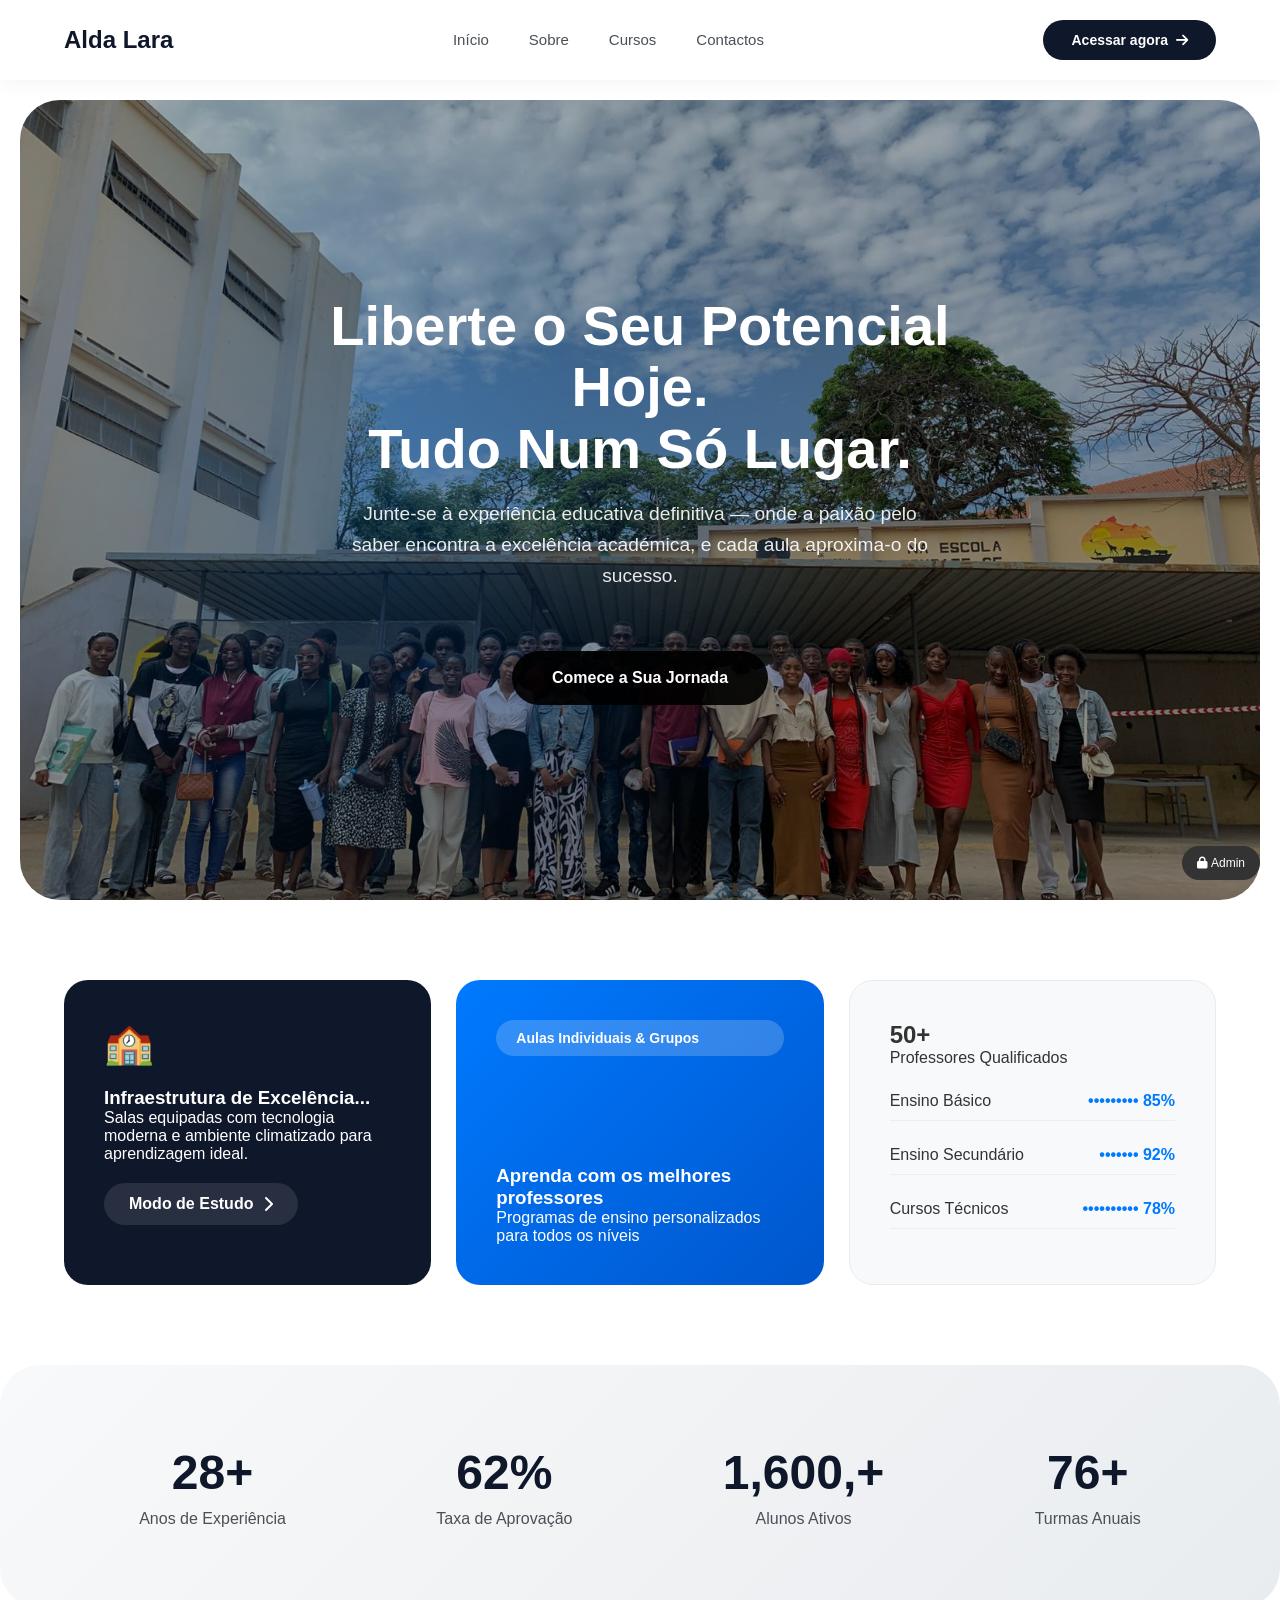
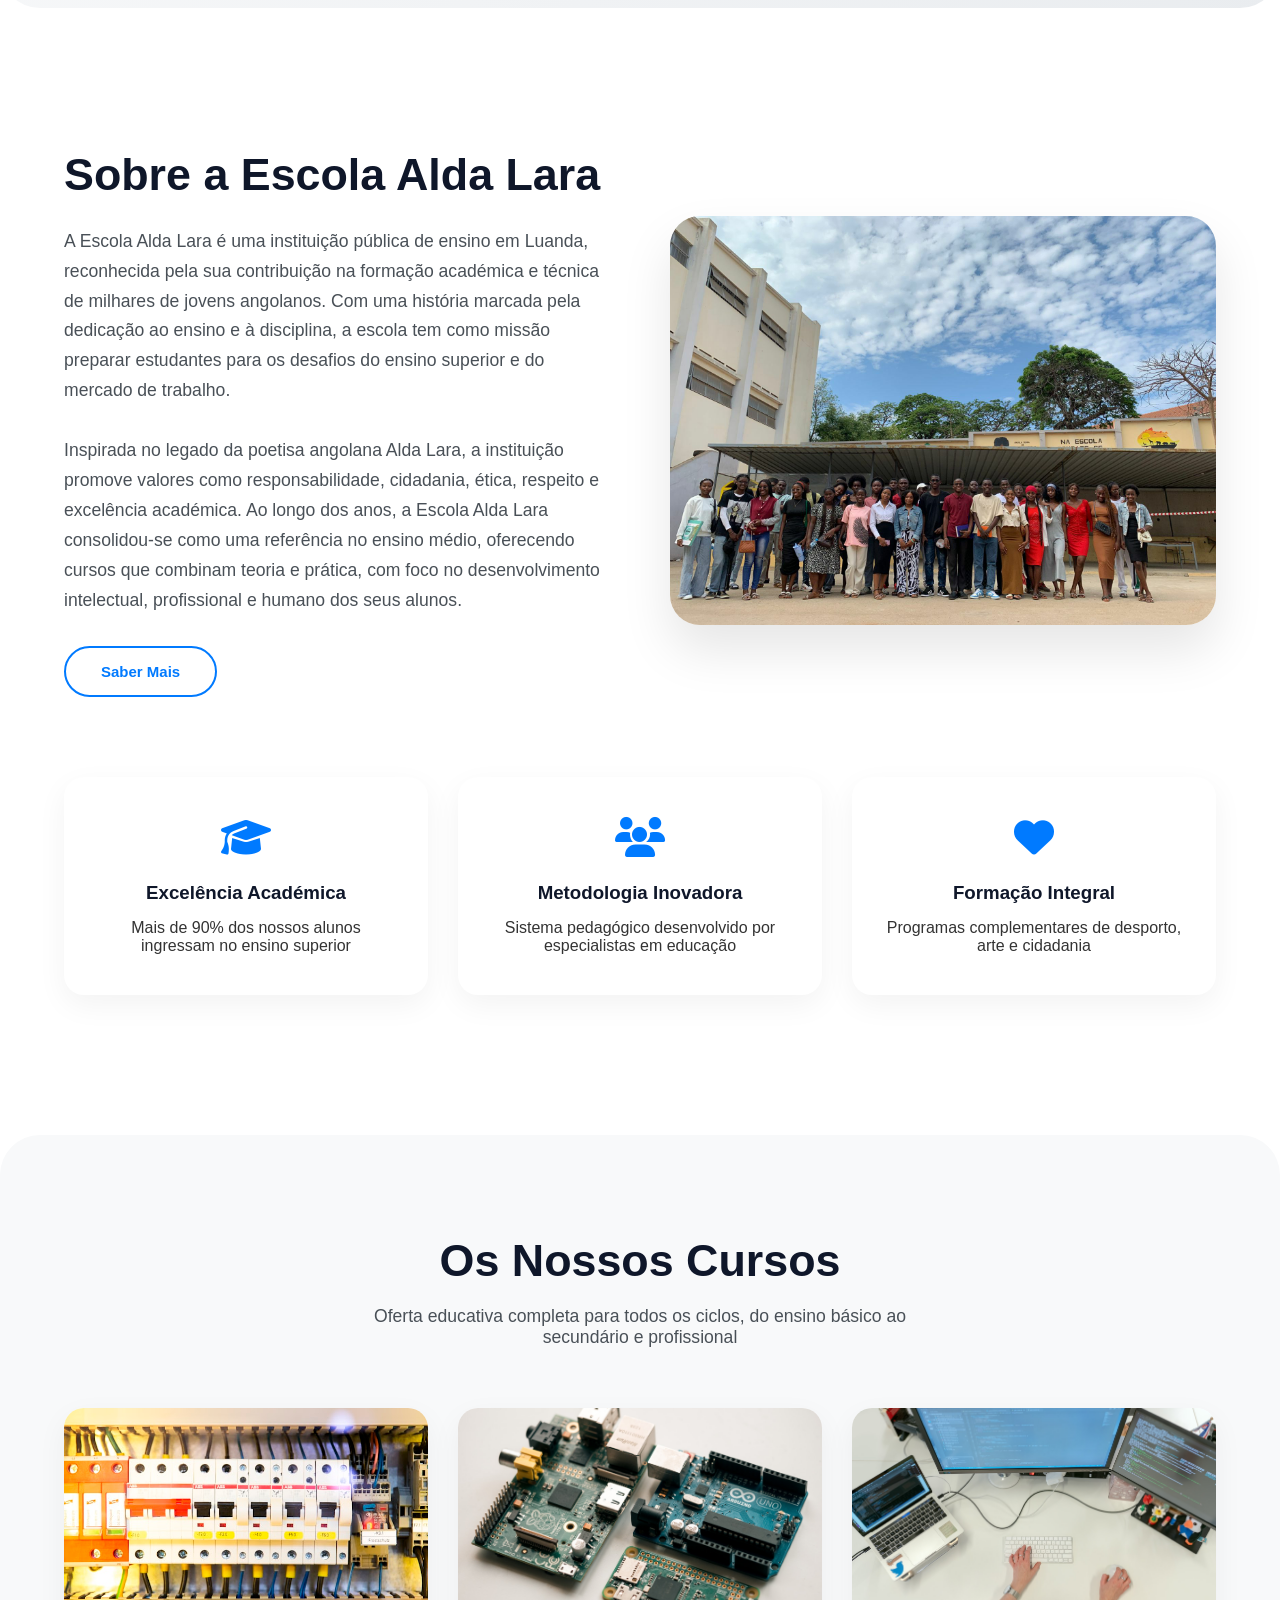
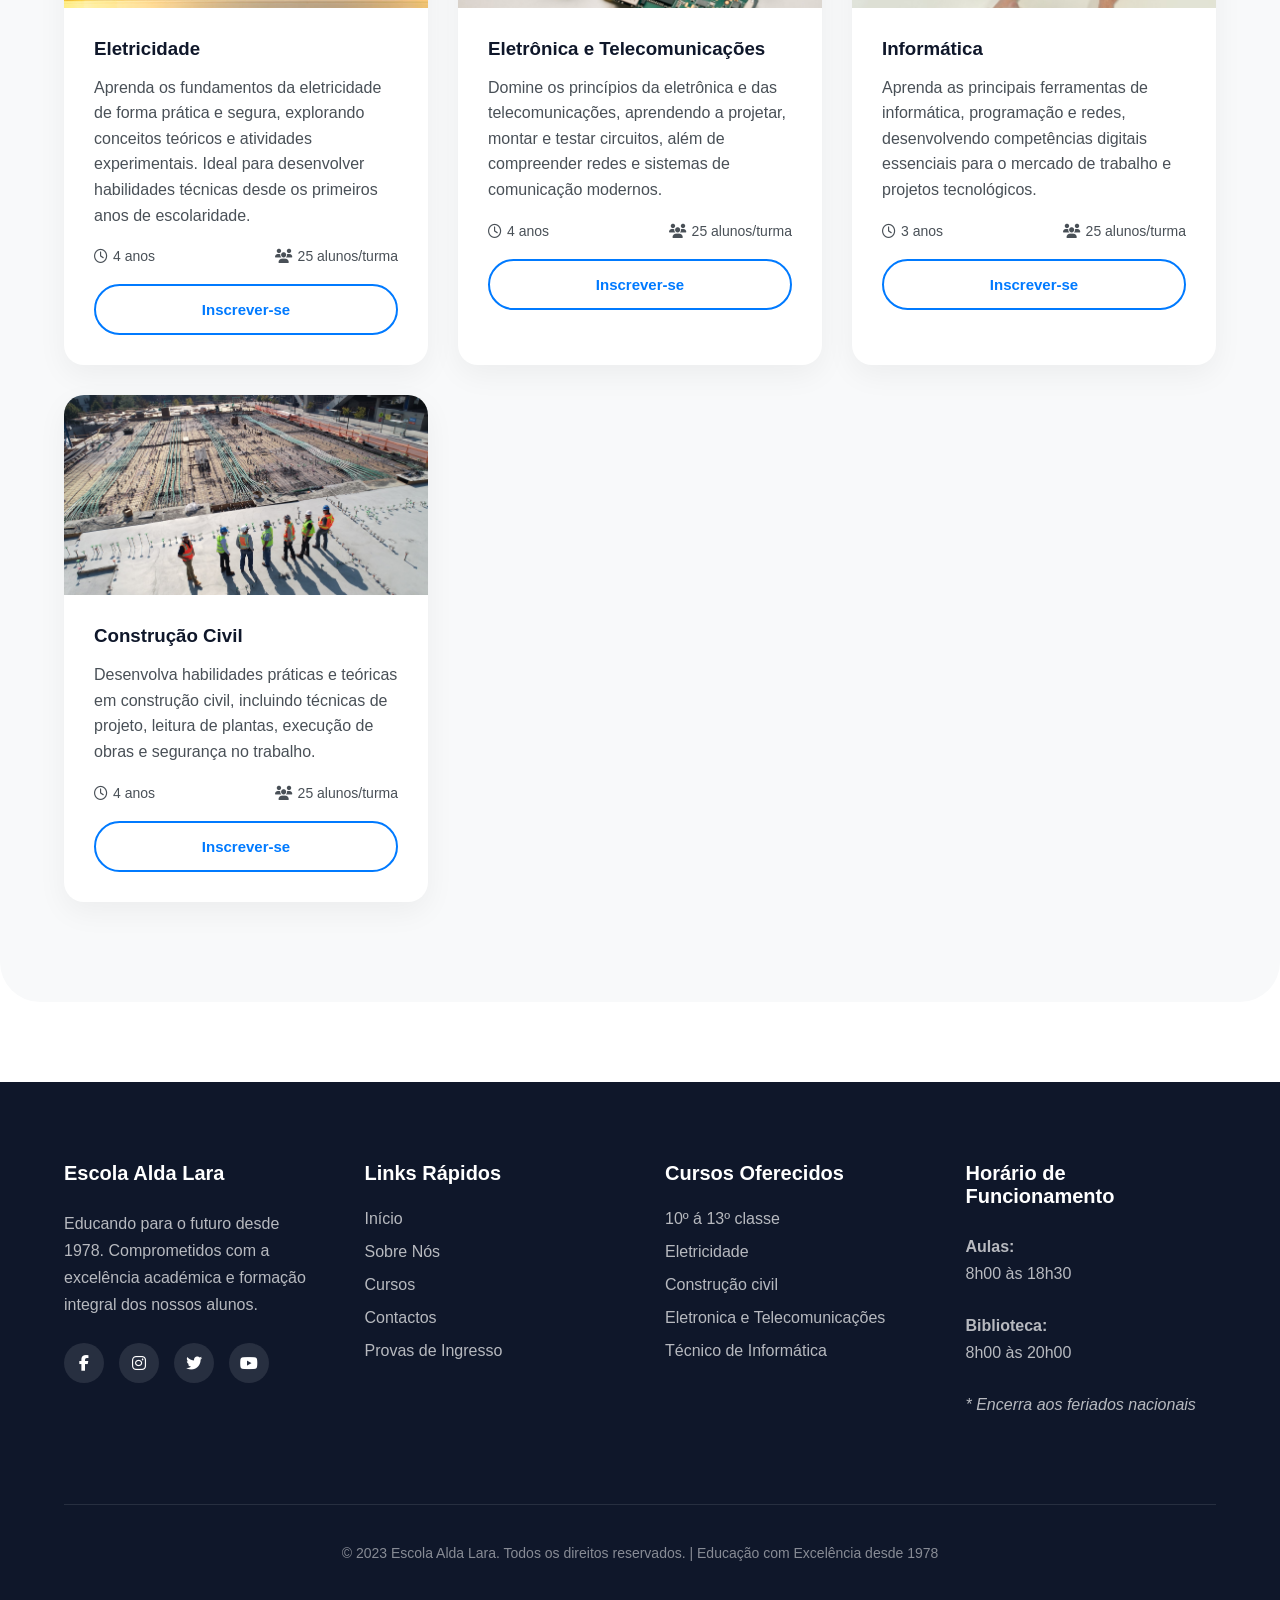
<file: index.html>
<!DOCTYPE html>
<html lang="pt">
  <head>
    <meta charset="UTF-8" />
    <meta name="viewport" content="width=device-width, initial-scale=1.0" />
    <title>Escola Alda Lara | Liberte o Seu Potencial</title>
    <link rel="stylesheet" href="./index.css" />
    <link
      rel="stylesheet"
      href="https://cdnjs.cloudflare.com/ajax/libs/font-awesome/6.5.1/css/all.min.css"
    />
  </head>
  <body>
    <header id="header">
      <nav>
        <div class="logo">Alda Lara</div>

        <ul>
          <li><a href="#home">Início</a></li>
          <li><a href="#about">Sobre</a></li>
          <li><a href="#courses">Cursos</a></li>
          <li><a href="#footer">Contactos</a></li>
        </ul>

        <div class="burger">
          <i class="fas fa-bars"></i>
        </div>

        <button class="btn-primary" id="accessBtn">
          Acessar agora <i class="fas fa-arrow-right"></i>
        </button>
      </nav>
    </header>

    <main>
      <!-- Seção Hero (APENAS TEXTOS ALTERADOS) -->
      <section class="hero" id="home">
        <div class="hero-content">
          <h1>
            Liberte o Seu Potencial Hoje. <br />
            Tudo Num Só Lugar.
          </h1>
          <p>
            Junte-se à experiência educativa definitiva — onde a paixão pelo
            saber encontra a excelência académica, e cada aula aproxima-o do
            sucesso.
          </p>
          <button class="btn-dark" id="startJourney">
            Comece a Sua Jornada
          </button>
        </div>
      </section>

      <!-- Grid de Informações -->
      <section class="info-grid">
        <div class="card dark-card">
          <span class="icon">🏫</span>
          <h3>Infraestrutura de Excelência...</h3>
          <p>
            Salas equipadas com tecnologia moderna e ambiente climatizado para
            aprendizagem ideal.
          </p>
          <div class="toggle">
            Modo de Estudo <i class="fas fa-chevron-right"></i>
          </div>
        </div>

        <div class="card blue-card">
          <div class="badge">Aulas Individuais & Grupos</div>
          <h3 style="z-index: 1; position: relative; margin-top: auto">
            Aprenda com os melhores professores
          </h3>
          <p style="z-index: 1; position: relative">
            Programas de ensino personalizados para todos os níveis
          </p>
        </div>

        <div class="card stats-card">
          <h2>50+</h2>
          <p>Professores Qualificados</p>
          <div class="stat-bar">Ensino Básico <span>••••••••• 85%</span></div>
          <div class="stat-bar">Ensino Secundário <span>••••••• 92%</span></div>
          <div class="stat-bar">
            Cursos Técnicos <span>•••••••••• 78%</span>
          </div>
        </div>
      </section>

      <!-- Fatos em Números -->
      <section class="facts">
        <div class="fact-item">
          <h2>45+</h2>
          <p>Anos de Experiência</p>
        </div>
        <div class="fact-item">
          <h2>98%</h2>
          <p>Taxa de Aprovação</p>
        </div>
        <div class="fact-item">
          <h2>2,500+</h2>
          <p>Alunos Ativos</p>
        </div>
        <div class="fact-item">
          <h2>120+</h2>
          <p>Turmas Anuais</p>
        </div>
      </section>

      <!-- Seção Sobre -->
      <section class="about" id="about">
        <div class="about-content">
          <div class="about-text">
            <h2>Sobre a Escola Alda Lara</h2>
            <p>
              A Escola Alda Lara é uma instituição pública de ensino em Luanda,
              reconhecida pela sua contribuição na formação académica e técnica
              de milhares de jovens angolanos. Com uma história marcada pela
              dedicação ao ensino e à disciplina, a escola tem como missão
              preparar estudantes para os desafios do ensino superior e do
              mercado de trabalho.
            </p>
            <p>
              Inspirada no legado da poetisa angolana Alda Lara, a instituição
              promove valores como responsabilidade, cidadania, ética, respeito
              e excelência académica. Ao longo dos anos, a Escola Alda Lara
              consolidou-se como uma referência no ensino médio, oferecendo
              cursos que combinam teoria e prática, com foco no desenvolvimento
              intelectual, profissional e humano dos seus alunos.
            </p>
            <button class="btn-outline" id="aboutMore">Saber Mais</button>
          </div>
          <div class="about-image">
            <img src="./assets//alda.jpg" alt="Escola Alda Lara" />
          </div>
        </div>

        <div class="features">
          <div class="feature">
            <i class="fas fa-graduation-cap"></i>
            <h3>Excelência Académica</h3>
            <p>Mais de 90% dos nossos alunos ingressam no ensino superior</p>
          </div>
          <div class="feature">
            <i class="fas fa-users"></i>
            <h3>Metodologia Inovadora</h3>
            <p>Sistema pedagógico desenvolvido por especialistas em educação</p>
          </div>
          <div class="feature">
            <i class="fas fa-heart"></i>
            <h3>Formação Integral</h3>
            <p>Programas complementares de desporto, arte e cidadania</p>
          </div>
        </div>
      </section>

      <div id="loadingModal" class="modal">
        <div class="modal-content">
          <div class="loader"></div>
          <p>Processando sua inscrição...</p>
        </div>
      </div>

      <div id="successModal" class="modal">
        <div class="modal-content success">
          <i class="fas fa-check-circle"></i>
          <h3>Inscrição realizada com sucesso!</h3>
          <p>
            Sua inscrição foi processada com sucesso. Em breve entraremos em
            contato.
          </p>
          <button class="btn-dark close-modal">OK</button>
        </div>
      </div>

      <!-- Seção Cursos -->
      <section class="courses" id="courses">
        <div class="section-header">
          <h2>Os Nossos Cursos</h2>
          <p>
            Oferta educativa completa para todos os ciclos, do ensino básico ao
            secundário e profissional
          </p>
        </div>

        <div class="courses-grid">
          <div class="course-card">
            <div class="course-image">
              <img src="./assets/eletricity.jpeg" alt="Ensino Básico" />
            </div>
            <div class="course-content">
              <h3>Eletricidade</h3>
              <p>
                Aprenda os fundamentos da eletricidade de forma prática e
                segura, explorando conceitos teóricos e atividades
                experimentais. Ideal para desenvolver habilidades técnicas desde
                os primeiros anos de escolaridade.
              </p>
              <div class="course-meta">
                <span><i class="far fa-clock"></i>4 anos</span>
                <span><i class="fas fa-users"></i> 25 alunos/turma</span>
              </div>
              <button class="btn-outline" style="width: 100%">
                Inscrever-se
              </button>
            </div>
          </div>
          <div class="course-card">
            <div class="course-image">
              <img
                src="./assets/eletronic.jpeg"
                alt="Eletrônica e Telecomunicações"
              />
            </div>
            <div class="course-content">
              <h3>Eletrônica e Telecomunicações</h3>
              <p>
                Domine os princípios da eletrônica e das telecomunicações,
                aprendendo a projetar, montar e testar circuitos, além de
                compreender redes e sistemas de comunicação modernos.
              </p>
              <div class="course-meta">
                <span><i class="far fa-clock"></i>4 anos</span>
                <span><i class="fas fa-users"></i> 25 alunos/turma</span>
              </div>
              <button class="btn-outline" style="width: 100%">
                Inscrever-se
              </button>
            </div>
          </div>

          <div class="course-card">
            <div class="course-image">
              <img src="./assets/infor.jpeg" alt="Informática" />
            </div>
            <div class="course-content">
              <h3>Informática</h3>
              <p>
                Aprenda as principais ferramentas de informática, programação e
                redes, desenvolvendo competências digitais essenciais para o
                mercado de trabalho e projetos tecnológicos.
              </p>
              <div class="course-meta">
                <span><i class="far fa-clock"></i>3 anos</span>
                <span><i class="fas fa-users"></i> 25 alunos/turma</span>
              </div>
              <button class="btn-outline" style="width: 100%">
                Inscrever-se
              </button>
            </div>
          </div>

          <div class="course-card">
            <div class="course-image">
              <img src="./assets/constru.jpeg" />
            </div>
            <div class="course-content">
              <h3>Construção Civil</h3>
              <p>
                Desenvolva habilidades práticas e teóricas em construção civil,
                incluindo técnicas de projeto, leitura de plantas, execução de
                obras e segurança no trabalho.
              </p>
              <div class="course-meta">
                <span><i class="far fa-clock"></i>4 anos</span>
                <span><i class="fas fa-users"></i> 25 alunos/turma</span>
              </div>
              <button class="btn-outline" style="width: 100%">
                Inscrever-se
              </button>
            </div>
          </div>
        </div>
      </section>
    </main>

    <!-- Footer -->
    <footer id="footer">
      <div class="footer-content">
        <div class="footer-col">
          <h3>Escola Alda Lara</h3>
          <p>
            Educando para o futuro desde 1978. Comprometidos com a excelência
            académica e formação integral dos nossos alunos.
          </p>
          <div class="social-links">
            <a href="#"><i class="fab fa-facebook-f"></i></a>
            <a href="#"><i class="fab fa-instagram"></i></a>
            <a href="#"><i class="fab fa-twitter"></i></a>
            <a href="#"><i class="fab fa-youtube"></i></a>
          </div>
        </div>

        <div class="footer-col">
          <h3>Links Rápidos</h3>
          <ul class="footer-links">
            <li><a href="#home">Início</a></li>
            <li><a href="#about">Sobre Nós</a></li>
            <li><a href="#courses">Cursos</a></li>
            <li><a href="#contact">Contactos</a></li>
            <li><a href="#">Provas de Ingresso</a></li>
          </ul>
        </div>

        <div class="footer-col">
          <h3>Cursos Oferecidos</h3>
          <ul class="footer-links">
            <li><a href="#">10º á 13º classe</a></li>
            <li><a href="#">Eletricidade</a></li>
            <li><a href="#">Construção civil</a></li>
            <li><a href="#">Eletronica e Telecomunicações</a></li>
            <li><a href="#">Técnico de Informática</a></li>
          </ul>
        </div>

        <div class="footer-col">
          <h3>Horário de Funcionamento</h3>
          <p><strong>Aulas:</strong><br />8h00 às 18h30</p>
          <p><strong>Biblioteca:</strong><br />8h00 às 20h00</p>
          <p><em>* Encerra aos feriados nacionais</em></p>
          <!-- Adicione este link discretamente no footer ou em outro lugar -->
          <a
            href="./admin-login.html"
            style="
              position: fixed;
              bottom: 20px;
              right: 20px;
              background: #333;
              color: white;
              padding: 10px 15px;
              border-radius: 20px;
              font-size: 12px;
              text-decoration: none;
              z-index: 1000;
            "
          >
            <i class="fas fa-lock"></i> Admin
          </a>
        </div>
      </div>

      <div class="copyright">
        <p>
          &copy; 2023 Escola Alda Lara. Todos os direitos reservados. | Educação
          com Excelência desde 1978
        </p>
      </div>
    </footer>

    <script src="./db.js"></script>
    <script>
      // CORREÇÃO: Esta função verifica qual botão foi clicado e qual curso corresponde
      function setupCourseEnrollmentButtons() {
        // Seleciona APENAS os botões dentro dos cards de curso
        const courseButtons = document.querySelectorAll(
          ".course-card .btn-outline"
        );

        console.log("Botões de curso encontrados:", courseButtons.length);

        const courseNames = [
          "Eletricidade",
          "Eletrônica e Telecomunicações",
          "Informática",
          "Construção Civil",
        ];

        courseButtons.forEach((button, index) => {
          if (index < courseNames.length) {
            button.addEventListener("click", function (e) {
              e.preventDefault();
              e.stopPropagation();
              console.log(
                `Clicou no curso: ${courseNames[index]}, ID: ${index + 1}`
              );
              enrollInCourse(courseNames[index], index + 1);
            });

            // Adiciona um atributo de dados para debugging
            button.setAttribute("data-course-name", courseNames[index]);
            button.setAttribute("data-course-id", index + 1);
          }
        });
      }

      // Verifica se o usuário está logado
      function checkUserLoggedIn() {
        const loggedInUser = localStorage.getItem("loggedInUser");
        if (loggedInUser) {
          document.getElementById("accessBtn").innerHTML =
            'Minha Conta <i class="fas fa-user"></i>';
        }
      }

      // Redireciona para login ou dashboard
      document
        .getElementById("accessBtn")
        .addEventListener("click", function () {
          const loggedInUser = localStorage.getItem("loggedInUser");
          if (loggedInUser) {
            window.location.href = "./student.html";
          } else {
            window.location.href = "./login.html";
          }
        });

      // Função para matricular usuário - VERSÃO CORRIGIDA
      async function enrollInCourse(courseName, courseId) {
        console.log(
          "Tentando matricular no curso:",
          courseName,
          "ID:",
          courseId
        );

        const loggedInUser = localStorage.getItem("loggedInUser");

        // Se não estiver logado, redireciona para login
        if (!loggedInUser) {
          alert("Por favor, faça login para se inscrever no curso.");
          window.location.href = "./login.html";
          return;
        }

        try {
          // Mostra o loading
          showLoadingModal();

          const user = JSON.parse(loggedInUser);
          console.log("Usuário logado ID:", user.id);

          // Verifica se já está matriculado
          const isEnrolled = await schoolDB.isUserEnrolled(user.id, courseId);
          console.log("Já matriculado?", isEnrolled);

          if (isEnrolled) {
            hideLoadingModal();
            alert("Você já está matriculado neste curso!");
            return;
          }

          // Aguarda 2 segundos para simular processamento
          await new Promise((resolve) => setTimeout(resolve, 2000));

          // Realiza a matrícula
          console.log("Realizando matrícula...");
          const enrollmentId = await schoolDB.enrollUser(
            user.id,
            courseId,
            courseName
          );
          console.log("Matrícula realizada com ID:", enrollmentId);

          // Esconde loading e mostra sucesso
          hideLoadingModal();
          showSuccessModal();
        } catch (error) {
          console.error("Erro ao matricular:", error);
          hideLoadingModal();
          alert("Ocorreu um erro ao processar sua inscrição. Tente novamente.");
        }
      }

      // Modais
      function showLoadingModal() {
        document.getElementById("loadingModal").style.display = "flex";
      }

      function hideLoadingModal() {
        document.getElementById("loadingModal").style.display = "none";
      }

      function showSuccessModal() {
        document.getElementById("successModal").style.display = "flex";
      }

      function hideSuccessModal() {
        document.getElementById("successModal").style.display = "none";
      }

      // CORREÇÃO: Configura os eventos quando o DOM estiver carregado
      document.addEventListener("DOMContentLoaded", function () {
        checkUserLoggedIn();

        // Aguarda o banco de dados inicializar
        setTimeout(() => {
          // Inicializa cursos se necessário
          schoolDB.initializeCourses();

          // Configura os botões de curso CORRETAMENTE
          setupCourseEnrollmentButtons();
        }, 1000);

        // Eventos para fechar modais
        document.querySelectorAll(".close-modal").forEach((button) => {
          button.addEventListener("click", hideSuccessModal);
        });

        // Fecha modal clicando fora
        document.querySelectorAll(".modal").forEach((modal) => {
          modal.addEventListener("click", function (e) {
            if (e.target === this) {
              if (this.id === "loadingModal") return; // Não fecha loading
              hideSuccessModal();
            }
          });
        });

        // Para debugging: verifica todos os botões .btn-outline na página
        const allOutlineButtons = document.querySelectorAll(".btn-outline");
        console.log(
          "Total de botões .btn-outline na página:",
          allOutlineButtons.length
        );
        allOutlineButtons.forEach((btn, idx) => {
          console.log(
            `Botão ${idx}:`,
            btn.textContent.trim(),
            "Pai:",
            btn.parentElement.className
          );
        });
      });

      // Resto do JavaScript permanece igual
      window.addEventListener("scroll", function () {
        const header = document.getElementById("header");
        if (window.scrollY > 50) {
          header.classList.add("scrolled");
        } else {
          header.classList.remove("scrolled");
        }
      });

      document.querySelectorAll('a[href^="#"]').forEach((anchor) => {
        anchor.addEventListener("click", function (e) {
          e.preventDefault();
          const targetId = this.getAttribute("href");
          if (targetId === "#") return;

          const targetElement = document.querySelector(targetId);
          if (targetElement) {
            const headerHeight = document.getElementById("header").offsetHeight;
            const targetPosition = targetElement.offsetTop - headerHeight - 20;

            window.scrollTo({
              top: targetPosition,
              behavior: "smooth",
            });
          }
        });
      });

      const observerOptions = {
        threshold: 0.1,
        rootMargin: "0px 0px -50px 0px",
      };

      const observer = new IntersectionObserver((entries) => {
        entries.forEach((entry) => {
          if (entry.isIntersecting) {
            entry.target.classList.add("animate");
          }
        });
      }, observerOptions);

      document
        .querySelectorAll(".card, .fact-item, .course-card")
        .forEach((el) => {
          observer.observe(el);
        });

      const factItems = document.querySelectorAll(".fact-item h2");
      const factsSection = document.querySelector(".facts");

      const factsObserver = new IntersectionObserver(
        (entries) => {
          entries.forEach((entry) => {
            if (entry.isIntersecting) {
              factItems.forEach((item) => {
                const finalValue = item.textContent;
                const numericValue = parseInt(
                  finalValue.replace(/[^0-9]/g, "")
                );
                const suffix =
                  finalValue.replace(/[0-9]/g, "").replace("+", "") +
                  (finalValue.includes("+") ? "+" : "");

                let current = 0;
                const increment = numericValue / 50;

                const timer = setInterval(() => {
                  current += increment;
                  if (current >= numericValue) {
                    item.textContent = finalValue;
                    clearInterval(timer);
                  } else {
                    item.textContent =
                      Math.floor(current).toLocaleString() + suffix;
                  }
                }, 30);
              });

              factsObserver.unobserve(entry.target);
            }
          });
        },
        { threshold: 0.5 }
      );

      if (factsSection) {
        factsObserver.observe(factsSection);
      }

      document
        .getElementById("startJourney")
        .addEventListener("click", function () {
          window.scrollTo({
            top: document.getElementById("courses").offsetTop - 100,
            behavior: "smooth",
          });
        });

      document
        .getElementById("aboutMore")
        .addEventListener("click", function () {
          window.scrollTo({
            top: document.getElementById("footer").offsetTop - 100,
            behavior: "smooth",
          });
        });

      document.addEventListener("DOMContentLoaded", function () {
        const cards = document.querySelectorAll(".card");
        cards.forEach((card, index) => {
          setTimeout(() => {
            card.classList.add("animate");
          }, index * 200);
        });
      });

      const burger = document.querySelector(".burger");
      const navMenu = document.querySelector("nav ul");

      burger.addEventListener("click", () => {
        navMenu.classList.toggle("active");
      });
    </script>
  </body>
</html>
</file>
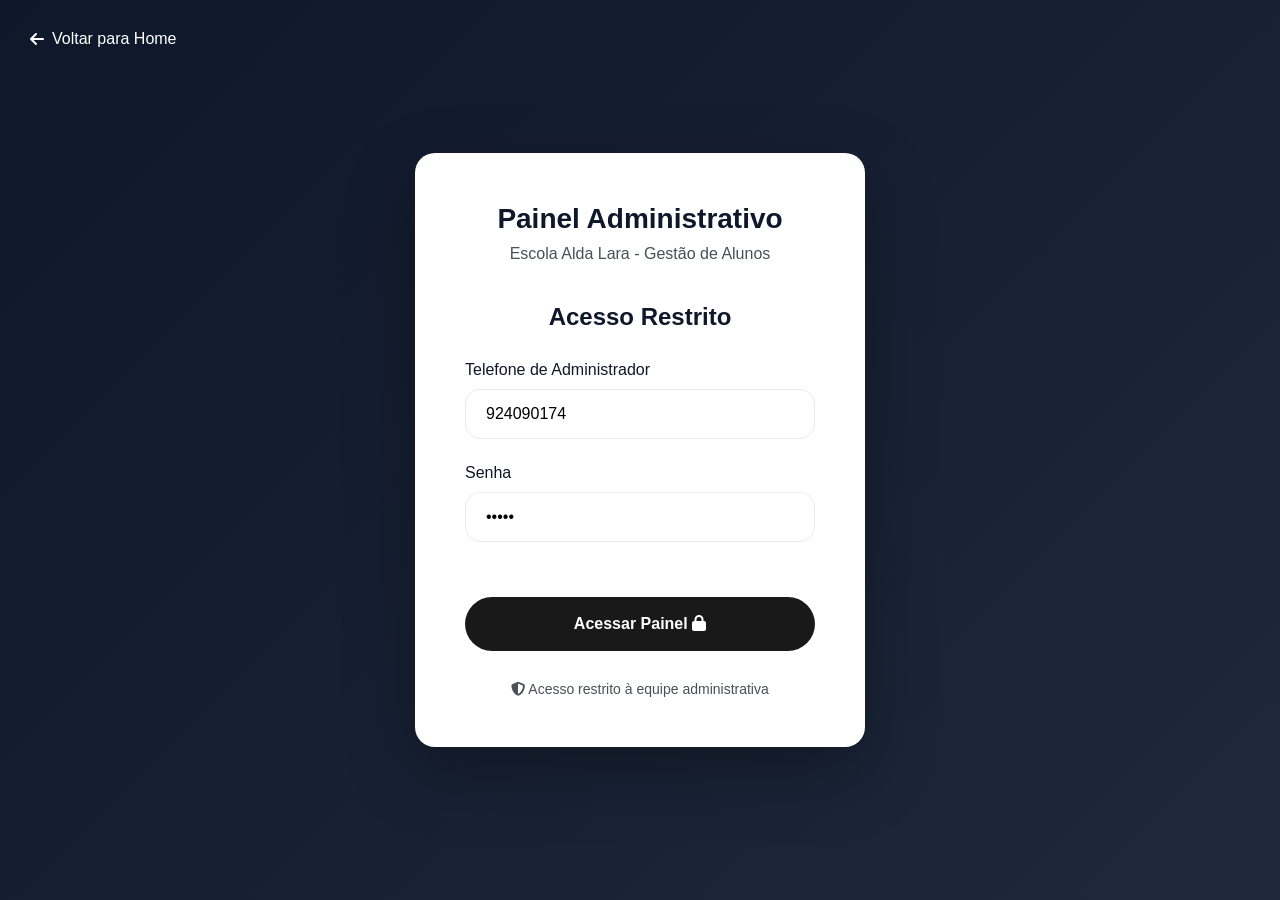
<file: admin-dashboard.html>
<!DOCTYPE html>
<html lang="pt">
  <head>
    <meta charset="UTF-8" />
    <meta name="viewport" content="width=device-width, initial-scale=1.0" />
    <title>Painel Admin | Escola Alda Lara</title>
    <link rel="stylesheet" href="./index.css" />
    <link
      rel="stylesheet"
      href="https://cdnjs.cloudflare.com/ajax/libs/font-awesome/6.5.1/css/all.min.css"
    />
    <style>
      .admin-container {
        min-height: 100vh;
        padding: 100px 5% 50px;
        background: #f8f9fa;
      }

      .admin-header {
        display: flex;
        justify-content: space-between;
        align-items: center;
        margin-bottom: 40px;
        flex-wrap: wrap;
        gap: 20px;
      }

      .admin-title h1 {
        font-size: 28px;
        color: var(--dark-bg);
        margin-bottom: 5px;
      }

      .admin-title p {
        color: var(--gray-dark);
      }

      .admin-actions {
        display: flex;
        gap: 15px;
        align-items: center;
      }

      .admin-nav {
        display: flex;
        gap: 10px;
        margin-bottom: 30px;
        flex-wrap: wrap;
        background: white;
        padding: 10px;
        border-radius: 15px;
        box-shadow: 0 5px 15px rgba(0, 0, 0, 0.05);
      }

      .nav-btn {
        padding: 12px 25px;
        border: none;
        border-radius: 12px;
        background: white;
        color: var(--gray-dark);
        font-weight: 600;
        cursor: pointer;
        transition: all 0.3s;
        display: flex;
        align-items: center;
        gap: 8px;
      }

      .nav-btn.active {
        background: var(--primary-blue);
        color: white;
      }

      .nav-btn:hover:not(.active) {
        background: #f1f5f9;
      }

      .admin-section {
        display: none;
        animation: fadeIn 0.3s ease;
      }

      .admin-section.active {
        display: block;
      }

      .stats-grid {
        display: grid;
        grid-template-columns: repeat(auto-fit, minmax(250px, 1fr));
        gap: 20px;
        margin-bottom: 40px;
      }

      .stat-card {
        background: white;
        border-radius: 15px;
        padding: 25px;
        box-shadow: 0 5px 15px rgba(0, 0, 0, 0.05);
        display: flex;
        align-items: center;
        gap: 20px;
      }

      .stat-icon {
        width: 60px;
        height: 60px;
        background: var(--primary-blue);
        border-radius: 12px;
        display: flex;
        align-items: center;
        justify-content: center;
        color: white;
        font-size: 24px;
      }

      .stat-info h3 {
        font-size: 32px;
        color: var(--dark-bg);
        margin-bottom: 5px;
      }

      .stat-info p {
        color: var(--gray-dark);
        font-size: 14px;
      }

      .table-container {
        background: white;
        border-radius: 15px;
        overflow: hidden;
        box-shadow: 0 5px 20px rgba(0, 0, 0, 0.05);
        margin-top: 20px;
      }

      .admin-table {
        width: 100%;
        border-collapse: collapse;
      }

      .admin-table th {
        background: var(--primary-blue);
        color: white;
        padding: 15px;
        text-align: left;
        font-weight: 600;
      }

      .admin-table td {
        padding: 15px;
        border-bottom: 1px solid #eee;
        color: var(--gray-dark);
      }

      .admin-table tr:hover {
        background: #f8fafc;
      }

      .admin-table tr:last-child td {
        border-bottom: none;
      }

      .badge {
        padding: 5px 12px;
        border-radius: 20px;
        font-size: 12px;
        font-weight: 600;
      }

      .badge-success {
        background: #d1fae5;
        color: #065f46;
      }

      .badge-warning {
        background: #fef3c7;
        color: #92400e;
      }

      .badge-info {
        background: #dbeafe;
        color: #1e40af;
      }

      .empty-state {
        text-align: center;
        padding: 60px 20px;
        color: var(--gray-dark);
      }

      .empty-state i {
        font-size: 60px;
        color: #e5e7eb;
        margin-bottom: 20px;
      }

      .empty-state h3 {
        margin-bottom: 10px;
        color: var(--dark-bg);
      }

      .search-box {
        background: white;
        padding: 15px;
        border-radius: 12px;
        margin-bottom: 20px;
        display: flex;
        gap: 10px;
        align-items: center;
        box-shadow: 0 5px 15px rgba(0, 0, 0, 0.05);
        align-items: center;
      }

      .search-box input {
        flex: 1;
        padding: 12px;
        border: 1px solid #e5e7eb;
        border-radius: 10px;
        font-size: 14px;
      }

      .search-box input:focus {
        outline: none;
        border-color: var(--primary-blue);
      }

      .export-btn {
        background: #10b981;
        color: white;
        padding: 12px 20px;
        border: none;
        border-radius: 10px;
        cursor: pointer;
        font-weight: 600;
        display: flex;
        align-items: center;
        gap: 8px;
        transition: all 0.3s;
      }

      .export-btn:hover {
        background: #0da271;
        transform: translateY(-2px);
      }

      .logout-btn {
        background: var(--accent);
        color: white;
        padding: 12px 25px;
        border-radius: 25px;
        border: none;
        cursor: pointer;
        font-weight: 600;
        font-size: 14px;
        display: flex;
        align-items: center;
        gap: 8px;
        transition: all 0.3s;
      }

      .logout-btn:hover {
        background: #e55a2b;
        transform: translateY(-2px);
      }

      @keyframes fadeIn {
        from {
          opacity: 0;
          transform: translateY(10px);
        }
        to {
          opacity: 1;
          transform: translateY(0);
        }
      }

      @media (max-width: 768px) {
        .admin-header {
          flex-direction: column;
          align-items: flex-start;
        }

        .admin-nav {
          overflow-x: auto;
          flex-wrap: nowrap;
        }

        .admin-table {
          display: block;
          overflow-x: auto;
        }

        .search-box {
          flex-direction: column;
        }

        .search-box input {
          width: 100%;
        }
      }
    </style>
  </head>
  <body>
    <header id="header">
      <nav>
        <div class="logo">Admin -IPIAL</div>
        <ul>
          <li><a href="index.html">Home</a></li>
          <li><a href="#" id="refreshData">Atualizar</a></li>
        </ul>
        <div class="burger">
          <i class="fas fa-bars"></i>
        </div>
        <button class="logout-btn" id="logoutBtn">
          <i class="fas fa-sign-out-alt"></i> Sair
        </button>
      </nav>
    </header>

    <div class="admin-container">
      <div class="admin-header">
        <div class="admin-title">
          <h1>Painel Administrativo</h1>
          <p>Gestão completa de alunos e matrículas</p>
        </div>
        <div class="admin-actions">
          <button class="export-btn" id="exportData">
            <i class="fas fa-download"></i> Exportar Dados
          </button>
        </div>
      </div>

      <div class="admin-nav">
        <button class="nav-btn active" data-section="dashboard">
          <i class="fas fa-tachometer-alt"></i> Dashboard
        </button>
        <button class="nav-btn" data-section="alunos">
          <i class="fas fa-users"></i> Alunos
        </button>
        <button class="nav-btn" data-section="matriculas">
          <i class="fas fa-graduation-cap"></i> Matrículas
        </button>
        <button class="nav-btn" data-section="cursos">
          <i class="fas fa-book"></i> Cursos
        </button>
      </div>

      <!-- Dashboard -->
      <div id="dashboardSection" class="admin-section active">
        <div class="stats-grid">
          <div class="stat-card">
            <div class="stat-icon">
              <i class="fas fa-users"></i>
            </div>
            <div class="stat-info">
              <h3 id="totalAlunos">0</h3>
              <p>Total de Alunos</p>
            </div>
          </div>
          <div class="stat-card">
            <div class="stat-icon">
              <i class="fas fa-graduation-cap"></i>
            </div>
            <div class="stat-info">
              <h3 id="totalMatriculas">0</h3>
              <p>Matrículas Ativas</p>
            </div>
          </div>
          <div class="stat-card">
            <div class="stat-icon">
              <i class="fas fa-book"></i>
            </div>
            <div class="stat-info">
              <h3 id="totalCursos">4</h3>
              <p>Cursos Oferecidos</p>
            </div>
          </div>
          <div class="stat-card">
            <div class="stat-icon">
              <i class="fas fa-chart-line"></i>
            </div>
            <div class="stat-info">
              <h3 id="hojeMatriculas">0</h3>
              <p>Matrículas Hoje</p>
            </div>
          </div>
        </div>

        <div class="table-container">
          <h3 style="padding: 20px 20px 0; color: var(--dark-bg)">
            Últimas Matrículas
          </h3>
          <table class="admin-table" id="recentEnrollmentsTable">
            <thead>
              <tr>
                <th>Aluno</th>
                <th>Curso</th>
                <th>Data</th>
                <th>Status</th>
              </tr>
            </thead>
            <tbody id="recentEnrollmentsBody">
              <!-- Últimas matrículas serão carregadas aqui -->
            </tbody>
          </table>
        </div>
      </div>

      <!-- Alunos -->
      <div id="alunosSection" class="admin-section">
        <div class="search-box">
          <input
            type="text"
            id="searchAlunos"
            placeholder="Buscar aluno por nome ou telefone..."
          />
          <button class="btn-dark" onclick="searchAlunos()">
            <i class="fas fa-search"></i> Buscar
          </button>
        </div>
        <div class="table-container">
          <table class="admin-table" id="alunosTable">
            <thead>
              <tr>
                <th>ID</th>
                <th>Nome</th>
                <th>Telefone</th>
                <th>Data Cadastro</th>
                <th>Matrículas</th>
              </tr>
            </thead>
            <tbody id="alunosBody">
              <!-- Alunos serão carregados aqui -->
            </tbody>
          </table>
        </div>
      </div>

      <!-- Matrículas -->
      <div id="matriculasSection" class="admin-section">
        <div class="search-box">
          <input
            type="text"
            id="searchMatriculas"
            placeholder="Buscar matrícula por aluno ou curso..."
          />
          <button class="btn-dark" onclick="searchMatriculas()">
            <i class="fas fa-search"></i> Buscar
          </button>
        </div>
        <div class="table-container">
          <table class="admin-table" id="matriculasTable">
            <thead>
              <tr>
                <th>ID</th>
                <th>Aluno</th>
                <th>Curso</th>
                <th>Data Matrícula</th>
                <th>Status</th>
              </tr>
            </thead>
            <tbody id="matriculasBody">
              <!-- Matrículas serão carregadas aqui -->
            </tbody>
          </table>
        </div>
      </div>

      <!-- Cursos -->
      <div id="cursosSection" class="admin-section">
        <div class="table-container">
          <table class="admin-table" id="cursosTable">
            <thead>
              <tr>
                <th>ID</th>
                <th>Curso</th>
                <th>Duração</th>
                <th>Descrição</th>
                <th>Alunos Matriculados</th>
              </tr>
            </thead>
            <tbody id="cursosBody">
              <!-- Cursos serão carregados aqui -->
            </tbody>
          </table>
        </div>
      </div>
    </div>

    <script src="./db.js"></script>
    <script>
      // Verifica se o admin está logado
      function checkAdminAuth() {
        const adminToken = localStorage.getItem("adminToken");
        const adminLoggedIn = localStorage.getItem("adminLoggedIn");

        if (!adminToken || adminLoggedIn !== "true") {
          window.location.href = "./admin-login.html";
          return false;
        }
        return true;
      }

      // Navegação entre seções
      document.querySelectorAll(".nav-btn").forEach((btn) => {
        btn.addEventListener("click", function () {
          const section = this.getAttribute("data-section");

          // Ativa botão clicado
          document.querySelectorAll(".nav-btn").forEach((b) => {
            b.classList.remove("active");
          });
          this.classList.add("active");

          // Mostra seção correspondente
          document.querySelectorAll(".admin-section").forEach((sec) => {
            sec.classList.remove("active");
          });
          document.getElementById(`${section}Section`).classList.add("active");

          // Carrega dados da seção
          if (section === "alunos") loadAlunos();
          else if (section === "matriculas") loadMatriculas();
          else if (section === "cursos") loadCursos();
        });
      });

      // Carrega dados do dashboard
      async function loadDashboard() {
        if (!checkAdminAuth()) return;

        try {
          const users = await schoolDB.getAllUsers();
          const enrollments = await schoolDB.getAllEnrollments();
          const courses = await schoolDB.getAllCourses();

          // Atualiza estatísticas
          document.getElementById("totalAlunos").textContent = users.length;
          document.getElementById("totalMatriculas").textContent =
            enrollments.length;
          document.getElementById("totalCursos").textContent = courses.length;

          // Matrículas de hoje
          const today = new Date().toISOString().split("T")[0];
          const todayEnrollments = enrollments.filter(
            (e) => e.enrollmentDate && e.enrollmentDate.startsWith(today)
          );
          document.getElementById("hojeMatriculas").textContent =
            todayEnrollments.length;

          // Últimas matrículas (últimas 10)
          const recentEnrollments = [...enrollments]
            .sort(
              (a, b) => new Date(b.enrollmentDate) - new Date(a.enrollmentDate)
            )
            .slice(0, 10);

          const body = document.getElementById("recentEnrollmentsBody");
          if (recentEnrollments.length === 0) {
            body.innerHTML = `<tr><td colspan="4" style="text-align: center; padding: 40px;">Nenhuma matrícula encontrada</td></tr>`;
          } else {
            let html = "";
            recentEnrollments.forEach((enrollment) => {
              const user = users.find((u) => u.id === enrollment.userId);
              const course = courses.find((c) => c.id === enrollment.courseId);

              html += `
                            <tr>
                                <td>${
                                  user ? user.name : "Aluno não encontrado"
                                }</td>
                                <td>${
                                  enrollment.courseName ||
                                  (course
                                    ? course.name
                                    : "Curso não encontrado")
                                }</td>
                                <td>${new Date(
                                  enrollment.enrollmentDate
                                ).toLocaleDateString("pt-AO")}</td>
                                <td><span class="badge badge-success">${
                                  enrollment.status || "Ativo"
                                }</span></td>
                            </tr>
                        `;
            });
            body.innerHTML = html;
          }
        } catch (error) {
          console.error("Erro ao carregar dashboard:", error);
          alert("Erro ao carregar dados do dashboard");
        }
      }

      // Carrega lista de alunos
      async function loadAlunos(searchTerm = "") {
        if (!checkAdminAuth()) return;

        try {
          const users = await schoolDB.getAllUsers();
          const enrollments = await schoolDB.getAllEnrollments();

          // Filtra se houver busca
          let filteredUsers = users;
          if (searchTerm) {
            searchTerm = searchTerm.toLowerCase();
            filteredUsers = users.filter(
              (user) =>
                user.name.toLowerCase().includes(searchTerm) ||
                user.phone.includes(searchTerm)
            );
          }

          const body = document.getElementById("alunosBody");
          if (filteredUsers.length === 0) {
            body.innerHTML = `<tr><td colspan="5" style="text-align: center; padding: 40px;">
                        ${
                          searchTerm
                            ? "Nenhum aluno encontrado"
                            : "Nenhum aluno cadastrado"
                        }
                    </td></tr>`;
          } else {
            let html = "";
            filteredUsers.forEach((user) => {
              const userEnrollments = enrollments.filter(
                (e) => e.userId === user.id
              );

              html += `
                            <tr>
                                <td>${user.id}</td>
                                <td><strong>${user.name}</strong></td>
                                <td>${user.phone}</td>
                                <td>${new Date(
                                  user.createdAt
                                ).toLocaleDateString("pt-AO")}</td>
                                <td><span class="badge badge-info">${
                                  userEnrollments.length
                                } matrícula(s)</span></td>
                            </tr>
                        `;
            });
            body.innerHTML = html;
          }
        } catch (error) {
          console.error("Erro ao carregar alunos:", error);
          body.innerHTML = `<tr><td colspan="5" style="text-align: center; padding: 40px; color: red;">
                    Erro ao carregar alunos: ${error.message}
                </td></tr>`;
        }
      }

      // Carrega lista de matrículas
      async function loadMatriculas(searchTerm = "", statusFilter = "") {
        if (!checkAdminAuth()) return;

        try {
          const enrollments = await schoolDB.getAllEnrollments();
          const users = await schoolDB.getAllUsers();
          const courses = await schoolDB.getAllCourses();

          // Ordena por data mais recente
          let sortedEnrollments = [...enrollments].sort(
            (a, b) => new Date(b.enrollmentDate) - new Date(a.enrollmentDate)
          );

          // Filtra se houver busca
          if (searchTerm) {
            searchTerm = searchTerm.toLowerCase();
            sortedEnrollments = sortedEnrollments.filter((enrollment) => {
              const user = users.find((u) => u.id === enrollment.userId);
              const course = courses.find((c) => c.id === enrollment.courseId);

              return (
                (user && user.name.toLowerCase().includes(searchTerm)) ||
                (enrollment.courseName &&
                  enrollment.courseName.toLowerCase().includes(searchTerm)) ||
                (course && course.name.toLowerCase().includes(searchTerm))
              );
            });
          }

          // Filtra por status
          if (statusFilter) {
            sortedEnrollments = sortedEnrollments.filter(
              (e) => e.status === statusFilter
            );
          }

          const body = document.getElementById("matriculasBody");
          if (sortedEnrollments.length === 0) {
            body.innerHTML = `<tr><td colspan="5" style="text-align: center; padding: 40px;">
                        ${
                          searchTerm || statusFilter
                            ? "Nenhuma matrícula encontrada"
                            : "Nenhuma matrícula cadastrada"
                        }
                    </td></tr>`;
          } else {
            let html = "";
            sortedEnrollments.forEach((enrollment) => {
              const user = users.find((u) => u.id === enrollment.userId);
              const course = courses.find((c) => c.id === enrollment.courseId);
              const status = enrollment.status || "ativo";

              html += `
                            <tr>
                                <td>${enrollment.id}</td>
                                <td><strong>${
                                  user ? user.name : "Aluno não encontrado"
                                }</strong></td>
                                <td>${
                                  enrollment.courseName ||
                                  (course
                                    ? course.name
                                    : "Curso não encontrado")
                                }</td>
                                <td>${new Date(
                                  enrollment.enrollmentDate
                                ).toLocaleDateString("pt-AO")}</td>
                                <td><span class="badge ${
                                  status === "ativo"
                                    ? "badge-success"
                                    : "badge-warning"
                                }">
                                    ${
                                      status.charAt(0).toUpperCase() +
                                      status.slice(1)
                                    }
                                </span></td>
                            </tr>
                        `;
            });
            body.innerHTML = html;
          }
        } catch (error) {
          console.error("Erro ao carregar matrículas:", error);
        }
      }

      // Carrega lista de cursos
      async function loadCursos() {
        if (!checkAdminAuth()) return;

        try {
          const courses = await schoolDB.getAllCourses();
          const enrollments = await schoolDB.getAllEnrollments();

          const body = document.getElementById("cursosBody");
          if (courses.length === 0) {
            body.innerHTML = `<tr><td colspan="5" style="text-align: center; padding: 40px;">Nenhum curso cadastrado</td></tr>`;
          } else {
            let html = "";
            courses.forEach((course) => {
              const courseEnrollments = enrollments.filter(
                (e) => e.courseId === course.id
              );

              html += `
                            <tr>
                                <td>${course.id}</td>
                                <td><strong>${course.name}</strong></td>
                                <td>${course.duration}</td>
                                <td>${
                                  course.description || "Sem descrição"
                                }</td>
                                <td><span class="badge badge-info">${
                                  courseEnrollments.length
                                } aluno(s)</span></td>
                            </tr>
                        `;
            });
            body.innerHTML = html;
          }
        } catch (error) {
          console.error("Erro ao carregar cursos:", error);
        }
      }

      // Funções de busca
      function searchAlunos() {
        const searchTerm = document.getElementById("searchAlunos").value;
        loadAlunos(searchTerm);
      }

      function searchMatriculas() {
        const searchTerm = document.getElementById("searchMatriculas").value;
        loadMatriculas(searchTerm);
      }

      // Exportar dados
      document
        .getElementById("exportData")
        .addEventListener("click", async function () {
          try {
            const users = await schoolDB.getAllUsers();
            const enrollments = await schoolDB.getAllEnrollments();
            const courses = await schoolDB.getAllCourses();

            const data = {
              timestamp: new Date().toISOString(),
              total_alunos: users.length,
              total_matriculas: enrollments.length,
              total_cursos: courses.length,
              alunos: users,
              matriculas: enrollments,
              cursos: courses,
            };

            // Cria arquivo JSON para download
            const dataStr = JSON.stringify(data, null, 2);
            const dataUri =
              "data:application/json;charset=utf-8," +
              encodeURIComponent(dataStr);

            const exportFileDefaultName = `dados_escola_alda_lara_${
              new Date().toISOString().split("T")[0]
            }.json`;

            const linkElement = document.createElement("a");
            linkElement.setAttribute("href", dataUri);
            linkElement.setAttribute("download", exportFileDefaultName);
            linkElement.click();

            alert("Dados exportados com sucesso!");
          } catch (error) {
            console.error("Erro ao exportar dados:", error);
            alert("Erro ao exportar dados");
          }
        });

      // Logout
      document
        .getElementById("logoutBtn")
        .addEventListener("click", function () {
          if (
            confirm("Tem certeza que deseja sair do painel administrativo?")
          ) {
            localStorage.removeItem("adminToken");
            localStorage.removeItem("adminLoggedIn");
            window.location.href = "./admin-login.html";
          }
        });

      // Atualizar dados
      document
        .getElementById("refreshData")
        .addEventListener("click", function (e) {
          e.preventDefault();
          const activeSection = document
            .querySelector(".nav-btn.active")
            .getAttribute("data-section");

          if (activeSection === "dashboard") loadDashboard();
          else if (activeSection === "alunos") loadAlunos();
          else if (activeSection === "matriculas") loadMatriculas();
          else if (activeSection === "cursos") loadCursos();

          alert("Dados atualizados!");
        });

      // Inicialização
      document.addEventListener("DOMContentLoaded", function () {
        if (!checkAdminAuth()) return;

        loadDashboard();

        // Burger menu para mobile
        const burger = document.querySelector(".burger");
        const navMenu = document.querySelector("nav ul");

        if (burger && navMenu) {
          burger.addEventListener("click", () => {
            navMenu.classList.toggle("active");
            burger.innerHTML = navMenu.classList.contains("active")
              ? '<i class="fas fa-times"></i>'
              : '<i class="fas fa-bars"></i>';
          });
        }
      });

      // Adicione este método ao db.js se não existir
      if (!schoolDB.getAllEnrollments) {
        schoolDB.getAllEnrollments = async function () {
          return new Promise((resolve, reject) => {
            const transaction = this.db.transaction(
              ["enrollments"],
              "readonly"
            );
            const store = transaction.objectStore("enrollments");
            const request = store.getAll();

            request.onsuccess = () => {
              resolve(request.result || []);
            };

            request.onerror = (event) => {
              reject(event.target.error);
            };
          });
        };
      }
    </script>
  </body>
</html>
</file>
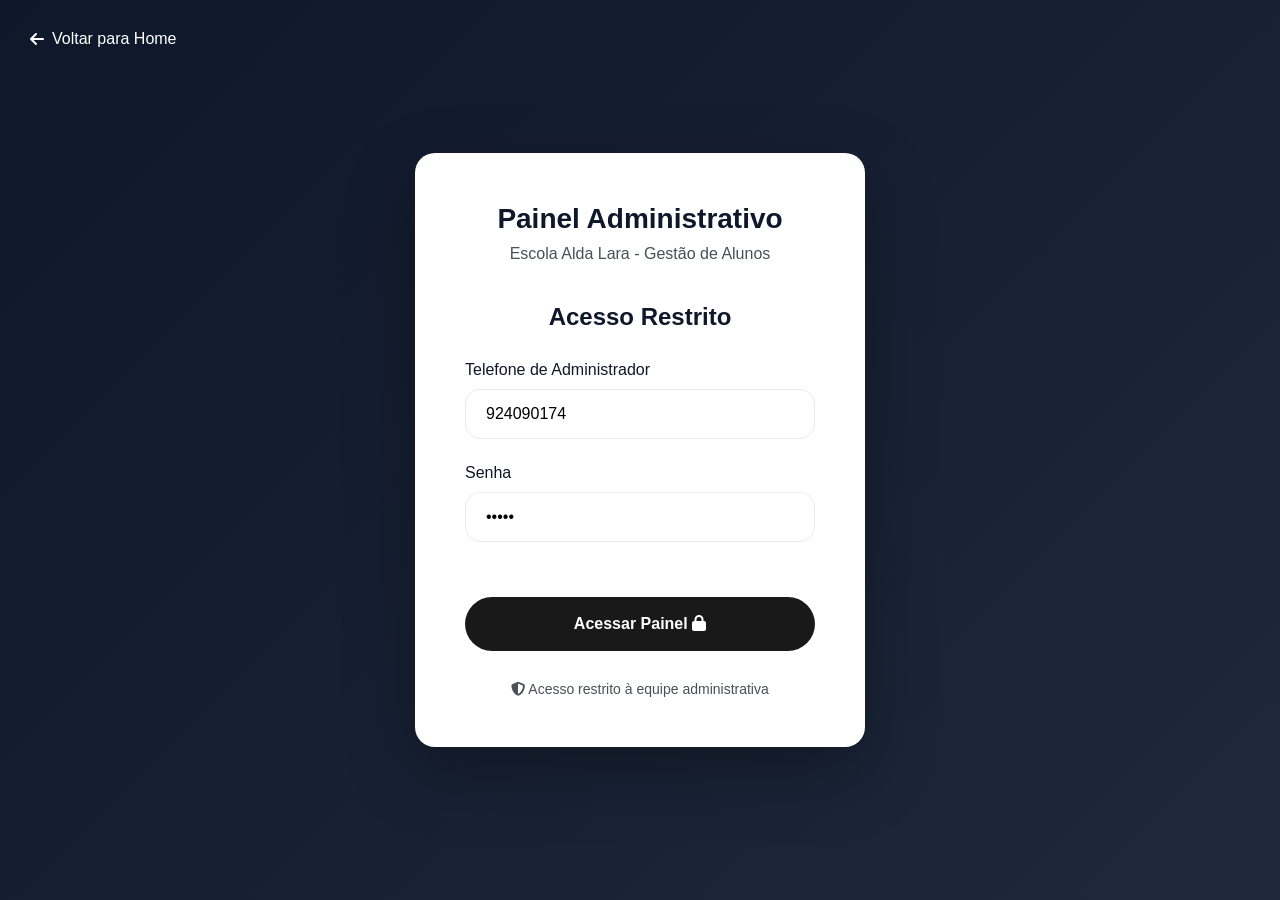
<file: admin-login.html>
<!DOCTYPE html>
<html lang="pt">
  <head>
    <meta charset="UTF-8" />
    <meta name="viewport" content="width=device-width, initial-scale=1.0" />
    <title>Admin | Escola Alda Lara</title>
    <link rel="stylesheet" href="./index.css" />
    <link
      rel="stylesheet"
      href="https://cdnjs.cloudflare.com/ajax/libs/font-awesome/6.5.1/css/all.min.css"
    />
    <style>
      .admin-login-container {
        min-height: 100vh;
        display: flex;
        align-items: center;
        justify-content: center;
        background: linear-gradient(135deg, #0f172a 0%, #1e293b 100%);
        padding: 20px;
      }

      .admin-login-box {
        background: white;
        border-radius: 20px;
        padding: 50px;
        width: 100%;
        max-width: 450px;
        box-shadow: 0 25px 70px rgba(0, 0, 0, 0.3);
        text-align: center;
      }

      .admin-logo {
        font-size: 28px;
        font-weight: 700;
        color: var(--dark-bg);
        margin-bottom: 10px;
      }

      .admin-subtitle {
        color: var(--gray-dark);
        margin-bottom: 40px;
        font-size: 16px;
      }

      .admin-form h2 {
        margin-bottom: 30px;
        color: var(--dark-bg);
        font-size: 24px;
      }

      .form-group {
        margin-bottom: 25px;
        text-align: left;
      }

      .form-group label {
        display: block;
        margin-bottom: 10px;
        color: var(--dark-bg);
        font-weight: 500;
      }

      .form-control {
        width: 100%;
        padding: 15px 20px;
        border: 1px solid var(--gray-light);
        border-radius: 15px;
        font-size: 16px;
        transition: all 0.3s;
      }

      .form-control:focus {
        outline: none;
        border-color: var(--primary-blue);
        box-shadow: 0 0 0 3px rgba(0, 122, 255, 0.1);
      }

      .back-home {
        position: absolute;
        top: 30px;
        left: 30px;
        color: white;
        text-decoration: none;
        font-weight: 500;
        display: flex;
        align-items: center;
        gap: 8px;
      }

      .admin-footer {
        text-align: center;
        margin-top: 30px;
        color: var(--gray-dark);
        font-size: 14px;
      }

      .alert {
        padding: 15px;
        border-radius: 12px;
        margin-bottom: 25px;
        text-align: left;
        font-size: 14px;
      }

      .alert-danger {
        background: #fee2e2;
        color: #991b1b;
        border: 1px solid #fecaca;
      }

      .alert-success {
        background: #d1fae5;
        color: #065f46;
        border: 1px solid #a7f3d0;
      }

      @media (max-width: 768px) {
        .admin-login-box {
          padding: 30px 20px;
        }

        .back-home {
          position: relative;
          top: 0;
          left: 0;
          margin-bottom: 20px;
          justify-content: center;
          color: var(--primary-blue);
        }
      }
    </style>
  </head>
  <body>
    <a href="index.html" class="back-home">
      <i class="fas fa-arrow-left"></i> Voltar para Home
    </a>

    <div class="admin-login-container">
      <div class="admin-login-box">
        <div class="admin-logo">Painel Administrativo</div>
        <div class="admin-subtitle">Escola Alda Lara - Gestão de Alunos</div>

        <div id="loginAlert" class="alert" style="display: none"></div>

        <form id="adminLoginForm" class="admin-form">
          <h2>Acesso Restrito</h2>
          <div class="form-group">
            <label for="adminPhone">Telefone de Administrador</label>
            <input
              type="tel"
              id="adminPhone"
              class="form-control"
              placeholder="924090174"
              required
            />
          </div>
          <div class="form-group">
            <label for="adminPassword">Senha</label>
            <input
              type="password"
              id="adminPassword"
              class="form-control"
              placeholder="Digite a senha de administrador"
              required
            />
          </div>
          <button type="submit" class="btn-dark" style="width: 100%">
            Acessar Painel <i class="fas fa-lock"></i>
          </button>
        </form>

        <div class="admin-footer">
          <p>
            <i class="fas fa-shield-alt"></i> Acesso restrito à equipe
            administrativa
          </p>
        </div>
      </div>
    </div>

    <script>
      // Credenciais do administrador
      const ADMIN_CREDENTIALS = {
        phone: "924090174",
        password: "ADMIN",
      };

      // Verifica se já está logado como admin
      document.addEventListener("DOMContentLoaded", function () {
        const adminToken = localStorage.getItem("adminToken");
        if (adminToken) {
          window.location.href = "./admin-dashboard.html";
        }
      });

      // Formulário de login
      document
        .getElementById("adminLoginForm")
        .addEventListener("submit", function (e) {
          e.preventDefault();

          const phone = document.getElementById("adminPhone").value.trim();
          const password = document.getElementById("adminPassword").value;

          const alertDiv = document.getElementById("loginAlert");

          // Verifica credenciais
          if (
            phone === ADMIN_CREDENTIALS.phone &&
            password === ADMIN_CREDENTIALS.password
          ) {
            // Gera um token simples (poderia ser mais complexo em produção)
            const token = btoa(`admin:${Date.now()}`);
            localStorage.setItem("adminToken", token);
            localStorage.setItem("adminLoggedIn", "true");

            // Mostra mensagem de sucesso
            alertDiv.innerHTML =
              '<i class="fas fa-check-circle"></i> Login realizado com sucesso! Redirecionando...';
            alertDiv.className = "alert alert-success";
            alertDiv.style.display = "block";

            // Redireciona após 1 segundo
            setTimeout(() => {
              window.location.href = "./admin-dashboard.html";
            }, 1000);
          } else {
            // Mostra erro
            alertDiv.innerHTML =
              '<i class="fas fa-exclamation-triangle"></i> Credenciais inválidas! Use telefone: 924090174 e senha: ADMIN';
            alertDiv.className = "alert alert-danger";
            alertDiv.style.display = "block";

            // Limpa após 3 segundos
            setTimeout(() => {
              alertDiv.style.display = "none";
            }, 3000);
          }
        });

      // Auto-preenche para facilitar testes
      document.addEventListener("DOMContentLoaded", function () {
        document.getElementById("adminPhone").value = ADMIN_CREDENTIALS.phone;
        document.getElementById("adminPassword").value =
          ADMIN_CREDENTIALS.password;
      });
    </script>
  </body>
</html>
</file>
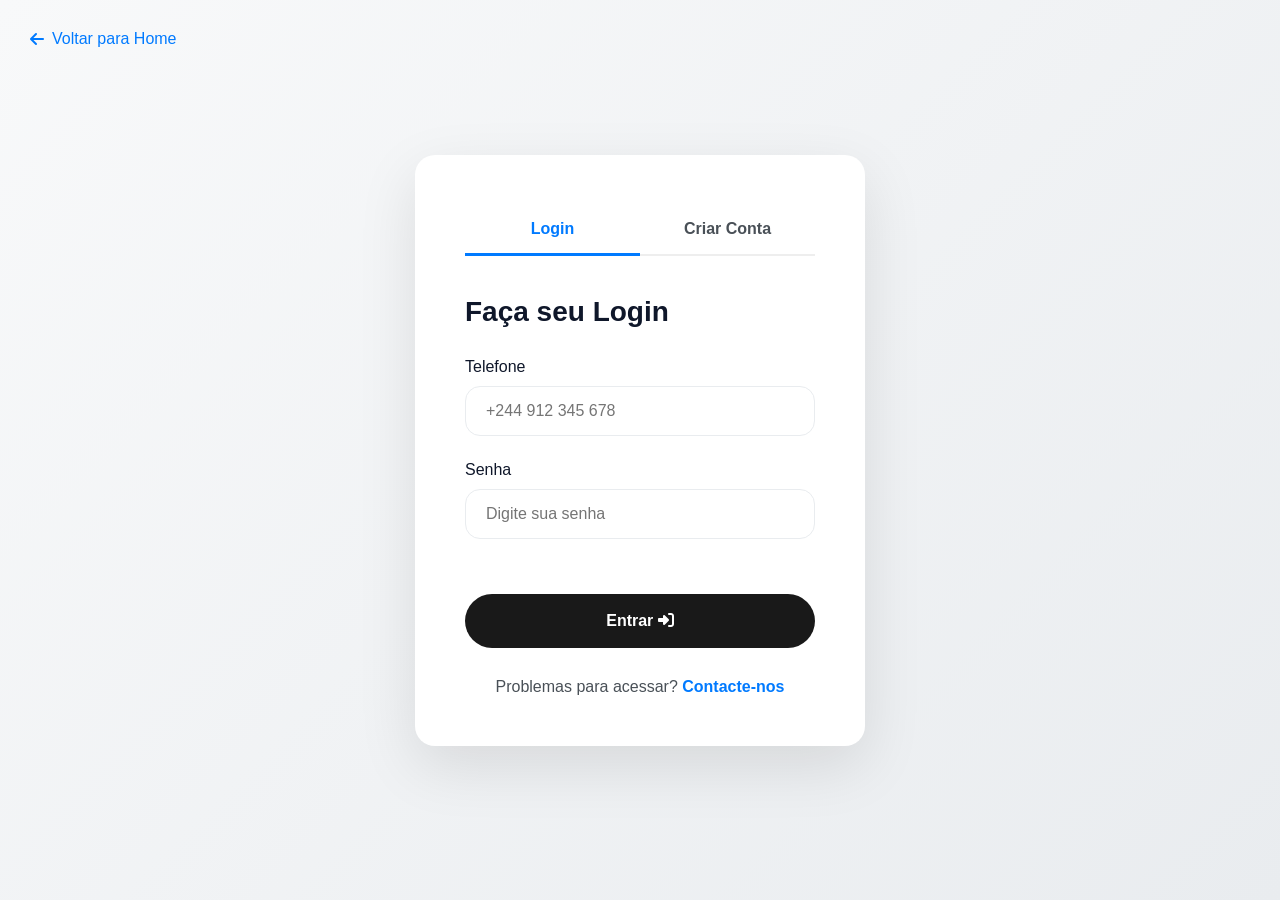
<file: login.html>
<!DOCTYPE html>
<html lang="pt">
<head>
    <meta charset="UTF-8" />
    <meta name="viewport" content="width=device-width, initial-scale=1.0" />
    <title>Login | Escola Alda Lara</title>
    <link rel="stylesheet" href="./index.css" />
    <link rel="stylesheet" href="https://cdnjs.cloudflare.com/ajax/libs/font-awesome/6.5.1/css/all.min.css" />
    <style>
        .auth-container {
            min-height: 100vh;
            display: flex;
            align-items: center;
            justify-content: center;
            background: linear-gradient(135deg, #f8f9fa 0%, #e9ecef 100%);
            padding: 20px;
        }

        .auth-box {
            background: white;
            border-radius: 20px;
            padding: 50px;
            width: 100%;
            max-width: 450px;
            box-shadow: 0 20px 60px rgba(0, 0, 0, 0.1);
        }

        .auth-tabs {
            display: flex;
            margin-bottom: 40px;
            border-bottom: 2px solid #eee;
        }

        .auth-tab {
            flex: 1;
            text-align: center;
            padding: 15px;
            font-weight: 600;
            cursor: pointer;
            color: var(--gray-dark);
            transition: all 0.3s;
        }

        .auth-tab.active {
            color: var(--primary-blue);
            border-bottom: 3px solid var(--primary-blue);
            margin-bottom: -2px;
        }

        .auth-form {
            display: none;
        }

        .auth-form.active {
            display: block;
        }

        .auth-form h2 {
            margin-bottom: 30px;
            color: var(--dark-bg);
            font-size: 28px;
        }

        .form-group {
            margin-bottom: 25px;
        }

        .form-group label {
            display: block;
            margin-bottom: 10px;
            color: var(--dark-bg);
            font-weight: 500;
        }

        .form-control {
            width: 100%;
            padding: 15px 20px;
            border: 1px solid var(--gray-light);
            border-radius: 15px;
            font-size: 16px;
            transition: all 0.3s;
        }

        .form-control:focus {
            outline: none;
            border-color: var(--primary-blue);
            box-shadow: 0 0 0 3px rgba(0, 122, 255, 0.1);
        }

        .auth-footer {
            text-align: center;
            margin-top: 30px;
            color: var(--gray-dark);
        }

        .auth-footer a {
            color: var(--primary-blue);
            text-decoration: none;
            font-weight: 600;
        }

        .back-home {
            position: absolute;
            top: 30px;
            left: 30px;
            color: var(--primary-blue);
            text-decoration: none;
            font-weight: 500;
            display: flex;
            align-items: center;
            gap: 8px;
        }

        @media (max-width: 768px) {
            .auth-box {
                padding: 30px 20px;
            }
            
            .back-home {
                position: relative;
                top: 0;
                left: 0;
                margin-bottom: 20px;
                justify-content: center;
            }
        }
    </style>
</head>
<body>
    <a href="index.html" class="back-home">
        <i class="fas fa-arrow-left"></i> Voltar para Home
    </a>

    <div class="auth-container">
        <div class="auth-box">
            <div class="auth-tabs">
                <div class="auth-tab active" data-tab="login">Login</div>
                <div class="auth-tab" data-tab="register">Criar Conta</div>
            </div>

            <!-- Formulário de Login -->
            <form id="loginForm" class="auth-form active">
                <h2>Faça seu Login</h2>
                <div class="form-group">
                    <label for="loginPhone">Telefone</label>
                    <input type="tel" id="loginPhone" class="form-control" 
                           placeholder="+244 912 345 678" required>
                </div>
                <div class="form-group">
                    <label for="loginPassword">Senha</label>
                    <input type="password" id="loginPassword" class="form-control" 
                           placeholder="Digite sua senha" required>
                </div>
                <button type="submit" class="btn-dark" style="width: 100%;">
                    Entrar <i class="fas fa-sign-in-alt"></i>
                </button>
            </form>

            <!-- Formulário de Registro -->
            <form id="registerForm" class="auth-form">
                <h2>Criar Nova Conta</h2>
                <div class="form-group">
                    <label for="registerName">Nome Completo</label>
                    <input type="text" id="registerName" class="form-control" 
                           placeholder="Seu nome completo" required>
                </div>
                <div class="form-group">
                    <label for="registerPhone">Telefone</label>
                    <input type="tel" id="registerPhone" class="form-control" 
                           placeholder="+244 912 345 678" required>
                </div>
                <div class="form-group">
                    <label for="registerPassword">Senha</label>
                    <input type="password" id="registerPassword" class="form-control" 
                           placeholder="Crie uma senha forte" required minlength="6">
                </div>
                <button type="submit" class="btn-dark" style="width: 100%;">
                    Criar Conta <i class="fas fa-user-plus"></i>
                </button>
            </form>

            <div class="auth-footer">
                <p>Problemas para acessar? <a href="mailto:suporte@escolaaldalara.ao">Contacte-nos</a></p>
            </div>
        </div>
    </div>

    <script src="./db.js"></script>
    <script>
        // Toggle entre login e registro
        document.querySelectorAll('.auth-tab').forEach(tab => {
            tab.addEventListener('click', function() {
                const tabId = this.getAttribute('data-tab');
                
                // Ativa tab selecionada
                document.querySelectorAll('.auth-tab').forEach(t => {
                    t.classList.remove('active');
                });
                this.classList.add('active');
                
                // Mostra formulário correspondente
                document.querySelectorAll('.auth-form').forEach(form => {
                    form.classList.remove('active');
                });
                document.getElementById(tabId + 'Form').classList.add('active');
            });
        });

        // Formulário de Login
        document.getElementById('loginForm').addEventListener('submit', async function(e) {
            e.preventDefault();
            
            const phone = document.getElementById('loginPhone').value.trim();
            const password = document.getElementById('loginPassword').value;
            
            try {
                const user = await schoolDB.getUserByPhone(phone);
                
                if (!user) {
                    alert('Telefone não cadastrado!');
                    return;
                }
                
                if (user.password !== password) {
                    alert('Senha incorreta!');
                    return;
                }
                
                // Salva usuário logado no localStorage
                localStorage.setItem('loggedInUser', JSON.stringify(user));
                
                // Redireciona para dashboard
                alert('Login realizado com sucesso!');
                window.location.href = './student.html';
                
            } catch (error) {
                console.error('Erro no login:', error);
                alert('Erro ao fazer login. Tente novamente.');
            }
        });

        // Formulário de Registro
        document.getElementById('registerForm').addEventListener('submit', async function(e) {
            e.preventDefault();
            
            const name = document.getElementById('registerName').value.trim();
            const phone = document.getElementById('registerPhone').value.trim();
            const password = document.getElementById('registerPassword').value;
            
            if (password.length < 6) {
                alert('A senha deve ter pelo menos 6 caracteres!');
                return;
            }
            
            try {
                // Verifica se telefone já existe
                const existingUser = await schoolDB.getUserByPhone(phone);
                if (existingUser) {
                    alert('Este telefone já está cadastrado!');
                    return;
                }
                
                // Cria novo usuário
                const newUser = {
                    name: name,
                    phone: phone,
                    password: password,
                    createdAt: new Date().toISOString()
                };
                
                const userId = await schoolDB.addUser(newUser);
                newUser.id = userId;
                
                // Faz login automático
                localStorage.setItem('loggedInUser', JSON.stringify(newUser));
                
                alert('Conta criada com sucesso!');
                window.location.href = './student.html';
                
            } catch (error) {
                console.error('Erro no registro:', error);
                alert('Erro ao criar conta. Tente novamente.');
            }
        });

        // Verifica se já está logado
        document.addEventListener('DOMContentLoaded', function() {
            const loggedInUser = localStorage.getItem('loggedInUser');
            if (loggedInUser) {
                window.location.href = './student.html';
            }
        });
    </script>
</body>
</html>
</file>
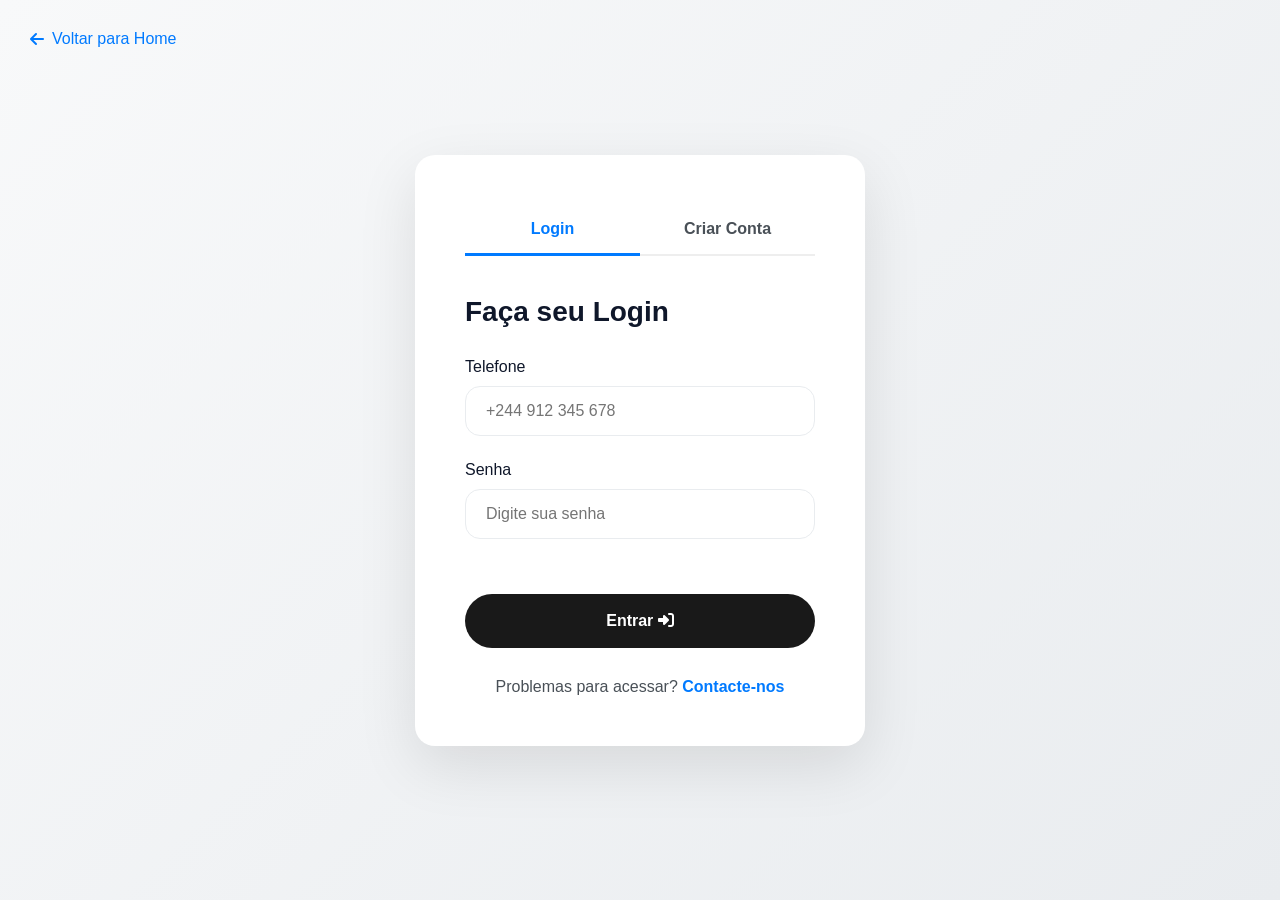
<file: student.html>
<!DOCTYPE html>
<html lang="pt">
  <head>
    <meta charset="UTF-8" />
    <meta name="viewport" content="width=device-width, initial-scale=1.0" />
    <title>Minha Conta | Escola Alda Lara</title>
    <link rel="stylesheet" href="./index.css" />
    <link
      rel="stylesheet"
      href="https://cdnjs.cloudflare.com/ajax/libs/font-awesome/6.5.1/css/all.min.css"
    />
    <style>
      .student-container {
        min-height: 100vh;
        padding: 100px 5% 50px;
        background: linear-gradient(135deg, #f8f9fa 0%, #e9ecef 100%);
      }

      .student-header {
        display: flex;
        justify-content: space-between;
        align-items: center;
        margin-bottom: 50px;
        flex-wrap: wrap;
        gap: 20px;
      }

      .student-info {
        display: flex;
        align-items: center;
        gap: 20px;
      }

      .student-avatar {
        width: 80px;
        height: 80px;
        background: var(--primary-blue);
        border-radius: 50%;
        display: flex;
        align-items: center;
        justify-content: center;
        color: white;
        font-size: 32px;
        font-weight: bold;
      }

      .student-details h1 {
        font-size: 28px;
        margin-bottom: 5px;
        color: var(--dark-bg);
      }

      .student-details p {
        color: var(--gray-dark);
        font-size: 16px;
      }

      .logout-btn {
        background: var(--accent);
        color: white;
        padding: 12px 25px;
        border-radius: 25px;
        border: none;
        cursor: pointer;
        font-weight: 600;
        font-size: 14px;
        display: flex;
        align-items: center;
        gap: 8px;
        transition: all 0.3s;
      }

      .logout-btn:hover {
        background: #e55a2b;
        transform: translateY(-2px);
      }

      .dashboard-grid {
        display: grid;
        grid-template-columns: repeat(3, 1fr);
        gap: 30px;
        margin-bottom: 50px;
      }

      .dashboard-card {
        background: white;
        border-radius: 20px;
        padding: 30px;
        box-shadow: 0 10px 30px rgba(0, 0, 0, 0.05);
        transition: all 0.3s;
      }

      .dashboard-card:hover {
        transform: translateY(-5px);
        box-shadow: 0 15px 40px rgba(0, 0, 0, 0.1);
      }

      .card-header {
        display: flex;
        align-items: center;
        gap: 15px;
        margin-bottom: 20px;
      }

      .card-icon {
        width: 50px;
        height: 50px;
        background: var(--primary-blue);
        border-radius: 12px;
        display: flex;
        align-items: center;
        justify-content: center;
        color: white;
        font-size: 24px;
      }

      .card-header h3 {
        font-size: 20px;
        color: var(--dark-bg);
      }

      .enrollments-list {
        margin-top: 50px;
      }

      .enrollments-list h2 {
        font-size: 24px;
        margin-bottom: 30px;
        color: var(--dark-bg);
      }

      .enrollment-item {
        background: white;
        border-radius: 15px;
        padding: 25px;
        margin-bottom: 20px;
        display: flex;
        justify-content: space-between;
        align-items: center;
        box-shadow: 0 5px 20px rgba(0, 0, 0, 0.05);
        transition: all 0.3s;
      }

      .enrollment-item:hover {
        transform: translateX(5px);
        box-shadow: 0 10px 25px rgba(0, 0, 0, 0.1);
      }

      .enrollment-info h4 {
        font-size: 18px;
        margin-bottom: 10px;
        color: var(--dark-bg);
      }

      .enrollment-meta {
        display: flex;
        gap: 20px;
        color: var(--gray-dark);
        font-size: 14px;
      }

      .enrollment-meta span {
        display: flex;
        align-items: center;
        gap: 5px;
      }

      .enrollment-status {
        padding: 8px 20px;
        border-radius: 20px;
        font-weight: 600;
        font-size: 14px;
      }

      .status-active {
        background: #d1fae5;
        color: #065f46;
      }

      .no-enrollments {
        text-align: center;
        padding: 60px 20px;
        color: var(--gray-dark);
        display: flex;
        flex-direction: column;
        gap: 10px;
      }

      .no-enrollments i {
        font-size: 60px;
        color: var(--gray-light);
        margin-bottom: 20px;
      }

      .no-enrollments h3 {
        margin-bottom: 15px;
        color: var(--dark-bg);
      }

      .explore-courses-btn {
        margin-top: 40px;
      }

      @media (max-width: 1024px) {
        .dashboard-grid {
          grid-template-columns: repeat(2, 1fr);
        }
      }

      @media (max-width: 768px) {
        .student-header {
          flex-direction: column;
          align-items: flex-start;
        }

        .dashboard-grid {
          grid-template-columns: 1fr;
        }

        .enrollment-item {
          flex-direction: column;
          align-items: flex-start;
          gap: 15px;
        }
      }
    </style>
  </head>
  <body>
    <header id="header">
      <nav>
        <div class="logo">Alda Lara</div>
        <ul>
          <li><a href="index.html">Home</a></li>
          <li><a href="index.html#courses">Cursos</a></li>
          <li><a href="index.html#footer">Contactos</a></li>
        </ul>
        <div class="burger">
          <i class="fas fa-bars"></i>
        </div>
      </nav>
    </header>

    <div class="student-container">
      <div class="student-header">
        <div class="student-info">
          <div class="student-avatar" id="studentAvatar">AL</div>
          <div class="student-details">
            <h1 id="studentName">Carregando...</h1>
            <p id="studentPhone">Telefone: ---</p>
          </div>
        </div>
        <button class="logout-btn" id="logoutBtn">
          <i class="fas fa-sign-out-alt"></i> Sair
        </button>
      </div>

      <div class="dashboard-grid">
        <div class="dashboard-card">
          <div class="card-header">
            <div class="card-icon">
              <i class="fas fa-book-open"></i>
            </div>
            <h3>Meus Cursos</h3>
          </div>
          <p id="coursesCount">Carregando...</p>
        </div>
      </div>

      <div class="enrollments-list">
        <h2>Minhas Matrículas</h2>
        <div id="enrollmentsContainer">
          <!-- Matrículas serão carregadas aqui -->
        </div>
      </div>
    </div>

    <script src="./db.js"></script>
    <script>
      // Verifica se o usuário está logado
      function checkAuth() {
        const loggedInUser = localStorage.getItem("loggedInUser");
        if (!loggedInUser) {
          window.location.href = "./login.html";
          return null;
        }

        try {
          const user = JSON.parse(loggedInUser);

          // Se o usuário não tem ID, busca pelo telefone
          if (!user.id && user.phone) {
            return user; // Vai buscar depois
          }

          return user;
        } catch (e) {
          console.error("Erro ao parsear usuário:", e);
          window.location.href = "./login.html";
          return null;
        }
      }

      // Carrega informações do usuário
      async function loadUserData() {
        let user = checkAuth();
        if (!user) return;

        // Se o usuário não tem ID mas tem telefone, busca no banco
        if (!user.id && user.phone) {
          try {
            const dbUser = await schoolDB.getUserByPhone(user.phone);
            if (dbUser) {
              user = dbUser;
              // Atualiza o localStorage com o usuário completo
              localStorage.setItem("loggedInUser", JSON.stringify(dbUser));
            } else {
              // Usuário não encontrado no banco
              localStorage.removeItem("loggedInUser");
              window.location.href = "./login.html";
              return;
            }
          } catch (error) {
            console.error("Erro ao buscar usuário:", error);
            return;
          }
        }

        // Mostra informações do usuário
        document.getElementById("studentName").textContent = user.name;
        document.getElementById(
          "studentPhone"
        ).textContent = `Telefone: ${user.phone}`;

        // Cria avatar com iniciais
        const initials = user.name
          .split(" ")
          .map((n) => n[0])
          .join("")
          .toUpperCase()
          .substring(0, 2);
        document.getElementById("studentAvatar").textContent = initials;

        // Carrega matrículas
        try {
          // Certifica que user.id é um número
          const userId = Number(user.id);
          const enrollments = await schoolDB.getUserEnrollments(userId);
          const courses = await schoolDB.getAllCourses();

          console.log("Matrículas encontradas:", enrollments);
          console.log("Cursos disponíveis:", courses);

          // Atualiza contadores
          document.getElementById(
            "coursesCount"
          ).textContent = `${enrollments.length} curso(s) matriculado(s)`;
          // Mostra matrículas
          const container = document.getElementById("enrollmentsContainer");

          if (enrollments.length === 0) {
            container.innerHTML = `
          <div class="no-enrollments">
            <i class="fas fa-book"></i>
            <h3>Nenhuma matrícula encontrada</h3>
            <p>Você ainda não se matriculou em nenhum curso.</p>
            <a href="index.html#courses" class="btn-outline explore-courses-btn">
              Explorar Cursos
            </a>
          </div>
        `;
          } else {
            let html = "";
            enrollments.forEach((enrollment) => {
              // Busca o curso correspondente
              const course =
                courses.find(
                  (c) => Number(c.id) === Number(enrollment.courseId)
                ) || {};

              html += `
            <div class="enrollment-item">
              <div class="enrollment-info">
                <h4>${enrollment.courseName || course.name || "Curso"}</h4>
                <div class="enrollment-meta">
                  <span><i class="far fa-calendar"></i> Matriculado em: ${new Date(
                    enrollment.enrollmentDate
                  ).toLocaleDateString("pt-AO")}</span>
                  <span><i class="far fa-clock"></i> ${
                    course.duration || "--"
                  }</span>
                </div>
              </div>
              <div class="enrollment-status status-active">
                ${enrollment.status || "Ativo"}
              </div>
            </div>
          `;
            });
            container.innerHTML = html;
          }
        } catch (error) {
          console.error("Erro ao carregar dados:", error);
          document.getElementById("enrollmentsContainer").innerHTML = `
        <div class="no-enrollments">
          <i class="fas fa-exclamation-triangle"></i>
          <h3>Erro ao carregar matrículas</h3>
          <p>${
            error.message || "Ocorreu um erro ao carregar suas informações."
          }</p>
          <p>Tente fazer login novamente.</p>
        </div>
      `;
        }
      }

      // Logout
      document
        .getElementById("logoutBtn")
        .addEventListener("click", function () {
          if (confirm("Tem certeza que deseja sair?")) {
            localStorage.removeItem("loggedInUser");
            window.location.href = "./login.html";
          }
        });

      // Inicialização
      document.addEventListener("DOMContentLoaded", async function () {
        // Espera o banco inicializar
        await new Promise((resolve) => setTimeout(resolve, 500));
        loadUserData();

        // Burger menu para mobile
        const burger = document.querySelector(".burger");
        const navMenu = document.querySelector("nav ul");

        if (burger && navMenu) {
          burger.addEventListener("click", () => {
            navMenu.classList.toggle("active");
            burger.innerHTML = navMenu.classList.contains("active")
              ? '<i class="fas fa-times"></i>'
              : '<i class="fas fa-bars"></i>';
          });
        }
      });
    </script>
  </body>
</html>
</file>
<file: index.css>
:root {
  --primary-blue: #007aff;
  --primary-dark: #0056cc;
  --dark-bg: #0f172a;
  --light-bg: #f8f9fa;
  --white: #ffffff;
  --gray-light: #e9ecef;
  --gray-dark: #495057;
  --accent: #ff6b35;
}

* {
  margin: 0;
  padding: 0;
  box-sizing: border-box;
  font-family: "Inter", sans-serif;
}

html {
  scroll-behavior: smooth;
}

body {
  background-color: var(--white);
  color: #333;
  overflow-x: hidden;
}

/* Header */
header {
  position: fixed;
  top: 0;
  width: 100%;
  background: rgba(255, 255, 255, 0.95);
  backdrop-filter: blur(10px);
  z-index: 1000;
  box-shadow: 0 2px 20px rgba(0, 0, 0, 0.05);
  transition: all 0.3s ease;
}

header.scrolled {
  padding: 5px 0;
  box-shadow: 0 5px 20px rgba(0, 0, 0, 0.1);
}

header nav {
  display: flex;
  justify-content: space-between;
  align-items: center;
  padding: 20px 5%;
  max-width: 1400px;
  margin: 0 auto;
  position: relative;
}

.logo {
  font-size: 24px;
  font-weight: 700;
  color: var(--dark-bg);
  text-decoration: none;
}

nav ul {
  display: flex;
  list-style: none;
  gap: 40px;
}

nav ul li a {
  text-decoration: none;
  color: var(--gray-dark);
  font-size: 15px;
  font-weight: 500;
  transition: color 0.3s;
  position: relative;
}

nav ul li a:hover {
  color: var(--primary-blue);
}

nav ul li a::after {
  content: "";
  position: absolute;
  bottom: -5px;
  left: 0;
  width: 0;
  height: 2px;
  background: var(--primary-blue);
  transition: width 0.3s;
}

nav ul li a:hover::after {
  width: 100%;
}

/* Botões */
.btn-primary {
  background: var(--dark-bg);
  color: white;
  padding: 12px 28px;
  border-radius: 25px;
  border: none;
  cursor: pointer;
  font-weight: 600;
  font-size: 14px;
  transition: all 0.3s;
  display: flex;
  align-items: center;
  gap: 8px;
  white-space: nowrap;
}

.btn-primary:hover {
  background: var(--primary-blue);
  transform: translateY(-2px);
  box-shadow: 0 8px 20px rgba(0, 122, 255, 0.3);
}

.btn-dark {
  background: rgba(0, 0, 0, 0.9);
  color: white;
  padding: 18px 40px;
  border-radius: 30px;
  border: none;
  cursor: pointer;
  margin-top: 30px;
  font-weight: 600;
  font-size: 16px;
  transition: all 0.3s;
}

.btn-dark:hover {
  background: var(--primary-blue);
  transform: translateY(-3px);
  box-shadow: 0 10px 25px rgba(0, 122, 255, 0.4);
}

.btn-outline {
  background: transparent;
  color: var(--primary-blue);
  padding: 15px 35px;
  border-radius: 30px;
  border: 2px solid var(--primary-blue);
  cursor: pointer;
  font-weight: 600;
  font-size: 15px;
  transition: all 0.3s;
}

.btn-outline:hover {
  background: var(--primary-blue);
  color: white;
  transform: translateY(-3px);
}

/* Hero Section */
.hero {
  margin: 100px 20px 0;
  height: 90vh;
  max-height: 800px;
  background: linear-gradient(rgba(0, 0, 0, 0.318), rgba(0, 0, 0, 0.468)),
    url("./assets/alda.jpg") center/cover;
  border-radius: 40px;
  display: flex;
  align-items: center;
  justify-content: center;
  text-align: center;
  color: white;
  position: relative;
  overflow: hidden;
}

.hero::before {
  content: "";
  position: absolute;
  top: 0;
  left: 0;
  width: 100%;
  height: 100%;
  background: radial-gradient(
    circle at 30% 50%,
    rgba(0, 122, 255, 0.2) 0%,
    transparent 50%
  );
}

.hero-content {
  max-width: 800px;
  padding: 0 20px;
  z-index: 1;
  opacity: 0;
  transform: translateY(30px);
  animation: fadeInUp 1s ease forwards 0.3s;
}

.hero-content h1 {
  font-size: 3.5rem;
  margin-bottom: 20px;
  line-height: 1.1;
  font-weight: 700;
}

.hero-content p {
  font-size: 1.2rem;
  line-height: 1.6;
  margin-bottom: 10px;
  opacity: 0.9;
  max-width: 600px;
  margin: 0 auto 30px;
}

/* Grid de Informações */
.info-grid {
  display: grid;
  grid-template-columns: repeat(3, 1fr);
  gap: 25px;
  padding: 80px 5%;
  max-width: 1400px;
  margin: 0 auto;
}

.card {
  padding: 40px;
  border-radius: 24px;
  min-height: 300px;
  transition: all 0.4s cubic-bezier(0.175, 0.885, 0.32, 1.275);
  position: relative;
  overflow: hidden;
  opacity: 0;
  transform: translateY(30px);
}

.card.animate {
  opacity: 1;
  transform: translateY(0);
}

.card:hover {
  transform: translateY(-10px) scale(1.02);
}

.dark-card {
  background: var(--dark-bg);
  color: white;
}

.blue-card {
  background: linear-gradient(
    135deg,
    var(--primary-blue) 0%,
    var(--primary-dark) 100%
  );
  color: white;
  position: relative;
  display: flex;
  flex-direction: column;
  justify-content: flex-end;
}

.blue-card::before {
  content: "";
  position: absolute;
  top: 0;
  left: 0;
  width: 100%;
  height: 100%;
  background: url("https://images.unsplash.com/photo-1549060279-7e168fce7090?ixlib=rb-4.0.3&auto=format&fit=crop&w=800&q=80")
    center/cover;
  opacity: 0.3;
}

.stats-card {
  background: var(--light-bg);
  border: 1px solid var(--gray-light);
}

.icon {
  font-size: 40px;
  margin-bottom: 20px;
  display: inline-block;
}

.badge {
  background: rgba(255, 255, 255, 0.2);
  color: white;
  padding: 10px 20px;
  border-radius: 20px;
  font-weight: 600;
  font-size: 14px;
  backdrop-filter: blur(10px);
  display: inline-block;
  margin-bottom: 20px;
  z-index: 1;
  position: relative;
}

.toggle {
  display: inline-flex;
  align-items: center;
  gap: 10px;
  background: rgba(255, 255, 255, 0.1);
  padding: 12px 25px;
  border-radius: 25px;
  margin-top: 20px;
  cursor: pointer;
  transition: all 0.3s;
  font-weight: 600;
}

.toggle:hover {
  background: rgba(255, 255, 255, 0.2);
}

.stat-bar {
  margin: 15px 0;
  padding: 10px 0;
  border-bottom: 1px solid #eee;
}

.stat-bar span {
  float: right;
  color: var(--primary-blue);
  font-weight: 600;
}

/* Fatos em Números */
.facts {
  display: flex;
  justify-content: space-around;
  padding: 80px 5%;
  text-align: center;
  background: linear-gradient(135deg, #f8f9fa 0%, #e9ecef 100%);
  border-radius: 40px;
  margin: 0 20px 40px;
  max-width: 1400px;
  margin-left: auto;
  margin-right: auto;
}

.fact-item {
  opacity: 0;
  transform: translateY(30px);
  transition: all 0.6s ease;
}

.fact-item.animate {
  opacity: 1;
  transform: translateY(0);
}

.fact-item h2 {
  font-size: 3rem;
  color: var(--dark-bg);
  margin-bottom: 10px;
  font-weight: 700;
}

.fact-item p {
  color: var(--gray-dark);
  font-size: 16px;
  font-weight: 500;
}

/* Seção Sobre */
.about {
  padding: 100px 5%;
  max-width: 1400px;
  margin: 0 auto;
}

.about-content {
  display: grid;
  grid-template-columns: 1fr 1fr;
  gap: 60px;
  align-items: center;
  margin-bottom: 80px;
}

.about-text h2 {
  font-size: 2.8rem;
  color: var(--dark-bg);
  margin-bottom: 25px;
  line-height: 1.2;
}

.about-text p {
  font-size: 1.1rem;
  line-height: 1.7;
  color: var(--gray-dark);
  margin-bottom: 30px;
}

.about-image img {
  width: 100%;
  border-radius: 30px;
  box-shadow: 0 25px 50px rgba(0, 0, 0, 0.1);
}

.features {
  display: grid;
  grid-template-columns: repeat(3, 1fr);
  gap: 30px;
  margin-top: 60px;
}

.feature {
  background: white;
  padding: 40px 30px;
  border-radius: 20px;
  box-shadow: 0 10px 30px rgba(0, 0, 0, 0.05);
  text-align: center;
  transition: all 0.3s;
}

.feature:hover {
  transform: translateY(-10px);
  box-shadow: 0 20px 40px rgba(0, 0, 0, 0.1);
}

.feature i {
  font-size: 40px;
  color: var(--primary-blue);
  margin-bottom: 25px;
}

.feature h3 {
  margin-bottom: 15px;
  color: var(--dark-bg);
}

/* Seção Cursos */
.courses {
  padding: 100px 5%;
  background: var(--light-bg);
  border-radius: 40px;
  margin: 40px 20px;
  max-width: 1400px;
  margin-left: auto;
  margin-right: auto;
}

.section-header {
  text-align: center;
  margin-bottom: 60px;
}

.section-header h2 {
  font-size: 2.8rem;
  color: var(--dark-bg);
  margin-bottom: 20px;
}

.section-header p {
  color: var(--gray-dark);
  font-size: 1.1rem;
  max-width: 600px;
  margin: 0 auto;
}

.courses-grid {
  display: grid;
  grid-template-columns: repeat(3, 1fr);
  gap: 30px;
}

.course-card {
  background: white;
  border-radius: 20px;
  overflow: hidden;
  box-shadow: 0 10px 30px rgba(0, 0, 0, 0.05);
  transition: all 0.3s;
  opacity: 0;
  transform: translateY(30px);
}

.course-card.animate {
  opacity: 1;
  transform: translateY(0);
}

.course-card:hover {
  transform: translateY(-15px);
  box-shadow: 0 25px 50px rgba(0, 0, 0, 0.1);
}

.course-image {
  height: 200px;
  overflow: hidden;
}

.course-image img {
  width: 100%;
  height: 100%;
  object-fit: cover;
  transition: transform 0.5s;
}

.course-card:hover .course-image img {
  transform: scale(1.1);
}

.course-content {
  padding: 30px;
}

.course-content h3 {
  margin-bottom: 15px;
  color: var(--dark-bg);
}

.course-content p {
  color: var(--gray-dark);
  margin-bottom: 20px;
  line-height: 1.6;
}

.course-meta {
  display: flex;
  justify-content: space-between;
  color: var(--gray-dark);
  font-size: 14px;
  margin-bottom: 20px;
}

.course-meta span {
  display: flex;
  align-items: center;
  gap: 5px;
}

/* Seção Contactos */
.contact {
  padding: 100px 5%;
  max-width: 1400px;
  margin: 0 auto;
}

.contact-content {
  display: grid;
  grid-template-columns: 1fr 1fr;
  gap: 60px;
  align-items: center;
}

.contact-info h2 {
  font-size: 2.8rem;
  color: var(--dark-bg);
  margin-bottom: 25px;
}

.contact-info p {
  font-size: 1.1rem;
  line-height: 1.7;
  color: var(--gray-dark);
  margin-bottom: 40px;
}

.contact-details {
  margin-bottom: 40px;
}

.contact-item {
  display: flex;
  align-items: flex-start;
  gap: 15px;
  margin-bottom: 25px;
}

.contact-icon {
  width: 50px;
  height: 50px;
  background: var(--light-bg);
  border-radius: 50%;
  display: flex;
  align-items: center;
  justify-content: center;
  color: var(--primary-blue);
  font-size: 20px;
}

.contact-text h4 {
  margin-bottom: 5px;
  color: var(--dark-bg);
}

.contact-form {
  background: white;
  padding: 40px;
  border-radius: 30px;
  box-shadow: 0 20px 40px rgba(0, 0, 0, 0.05);
}

.form-group {
  margin-bottom: 25px;
}

.form-group label {
  display: block;
  margin-bottom: 10px;
  color: var(--dark-bg);
  font-weight: 500;
}

.form-control {
  width: 100%;
  padding: 15px 20px;
  border: 1px solid var(--gray-light);
  border-radius: 15px;
  font-size: 16px;
  transition: all 0.3s;
}

.form-control:focus {
  outline: none;
  border-color: var(--primary-blue);
  box-shadow: 0 0 0 3px rgba(0, 122, 255, 0.1);
}

textarea.form-control {
  min-height: 150px;
  resize: vertical;
}

/* Footer */
footer {
  background: var(--dark-bg);
  color: white;
  padding: 80px 5% 40px;
  margin-top: 80px;
}

.footer-content {
  max-width: 1400px;
  margin: 0 auto;
  display: grid;
  grid-template-columns: repeat(4, 1fr);
  gap: 50px;
  margin-bottom: 60px;
}

.footer-col h3 {
  font-size: 20px;
  margin-bottom: 25px;
  color: white;
}

.footer-col p {
  color: rgba(255, 255, 255, 0.7);
  line-height: 1.7;
  margin-bottom: 25px;
}

.footer-links {
  list-style: none;
}

.footer-links li {
  margin-bottom: 15px;
}

.footer-links a {
  color: rgba(255, 255, 255, 0.7);
  text-decoration: none;
  transition: color 0.3s;
}

.footer-links a:hover {
  color: white;
  padding-left: 5px;
}

.social-links {
  display: flex;
  gap: 15px;
  margin-top: 20px;
}

.social-links a {
  width: 40px;
  height: 40px;
  background: rgba(255, 255, 255, 0.1);
  border-radius: 50%;
  display: flex;
  align-items: center;
  justify-content: center;
  color: white;
  text-decoration: none;
  transition: all 0.3s;
}

.social-links a:hover {
  background: var(--primary-blue);
  transform: translateY(-3px);
}

.copyright {
  text-align: center;
  padding-top: 40px;
  border-top: 1px solid rgba(255, 255, 255, 0.1);
  color: rgba(255, 255, 255, 0.5);
  font-size: 14px;
  max-width: 1400px;
  margin: 0 auto;
}

/* Burger Menu */
.burger {
  display: none;
  font-size: 24px;
  cursor: pointer;
  color: var(--dark-bg);
  z-index: 1001;
}

/* Responsividade com Menu Burger */
@media (max-width: 1024px) {
  .info-grid,
  .features,
  .courses-grid,
  .footer-content {
    grid-template-columns: repeat(2, 1fr);
  }

  .about-content,
  .contact-content {
    grid-template-columns: 1fr;
    gap: 40px;
  }

  .hero-content h1 {
    font-size: 2.8rem;
  }

  .facts {
    flex-wrap: wrap;
    gap: 40px;
  }
}

@media (max-width: 768px) {
  .burger {
    display: block;
  }

  nav ul {
    position: fixed;
    top: 0;
    right: -100%;
    width: 70%;
    height: 100vh;
    background: white;
    flex-direction: column;
    align-items: center;
    justify-content: center;
    gap: 40px;
    transition: right 0.3s ease-in-out;
    box-shadow: -5px 0 15px rgba(0, 0, 0, 0.1);
    z-index: 1000;
  }

  nav ul.active {
    right: 0;
  }

  nav ul li a {
    font-size: 18px;
    color: var(--dark-bg);
  }

  header nav {
    padding: 15px 5%;
  }

  .secondBTN:hover {
    background-color: var(--primary-dark);
    transform: translateY(-2px);
    box-shadow: 0 8px 20px rgba(0, 122, 255, 0.3);
  }

  .hero {
    margin: 80px 15px 0;
    height: 70vh;
  }

  .hero-content h1 {
    font-size: 2.2rem;
  }

  .info-grid,
  .features,
  .courses-grid,
  .footer-content {
    grid-template-columns: 1fr;
  }

  .card,
  .course-card {
    min-height: auto;
  }

  .facts {
    padding: 50px 5%;
  }

  .fact-item h2 {
    font-size: 2.2rem;
  }

  .section-header h2,
  .about-text h2,
  .contact-info h2 {
    font-size: 2.2rem;
  }

  .contact-form {
    padding: 30px 20px;
  }
}

@media (max-width: 480px) {
  .hero-content h1 {
    font-size: 1.8rem;
  }

  .hero-content p {
    font-size: 1rem;
  }

  .btn-dark,
  .btn-outline {
    padding: 15px 25px;
    font-size: 14px;
  }

  .card {
    padding: 30px 20px;
  }

  nav ul {
    width: 80%;
  }
}

/* Animações */
@keyframes fadeInUp {
  from {
    opacity: 0;
    transform: translateY(30px);
  }
  to {
    opacity: 1;
    transform: translateY(0);
  }
}

@keyframes fadeInLeft {
  from {
    opacity: 0;
    transform: translateX(-30px);
  }
  to {
    opacity: 1;
    transform: translateX(0);
  }
}

/* Adicione estas regras ao final do seu index.css */

/* Modais */
.modal {
  display: none;
  position: fixed;
  top: 0;
  left: 0;
  width: 100%;
  height: 100%;
  background: rgba(0, 0, 0, 0.7);
  z-index: 2000;
  align-items: center;
  justify-content: center;
}

.modal-content {
  background: white;
  padding: 50px;
  border-radius: 20px;
  text-align: center;
  max-width: 400px;
  width: 90%;
  animation: modalFadeIn 0.3s ease;
}

.modal-content.success {
  padding: 40px;
}

.modal-content .fa-check-circle {
  font-size: 60px;
  color: var(--primary-blue);
  margin-bottom: 20px;
}

.modal-content h3 {
  margin-bottom: 15px;
  color: var(--dark-bg);
}

.modal-content p {
  color: var(--gray-dark);
  margin-bottom: 25px;
  line-height: 1.6;
}

/* Loader */
.loader {
  border: 5px solid #f3f3f3;
  border-top: 5px solid var(--primary-blue);
  border-radius: 50%;
  width: 60px;
  height: 60px;
  animation: spin 1s linear infinite;
  margin: 0 auto 25px;
}

@keyframes spin {
  0% {
    transform: rotate(0deg);
  }
  100% {
    transform: rotate(360deg);
  }
}

@keyframes modalFadeIn {
  from {
    opacity: 0;
    transform: translateY(-30px);
  }
  to {
    opacity: 1;
    transform: translateY(0);
  }
}
</file>
